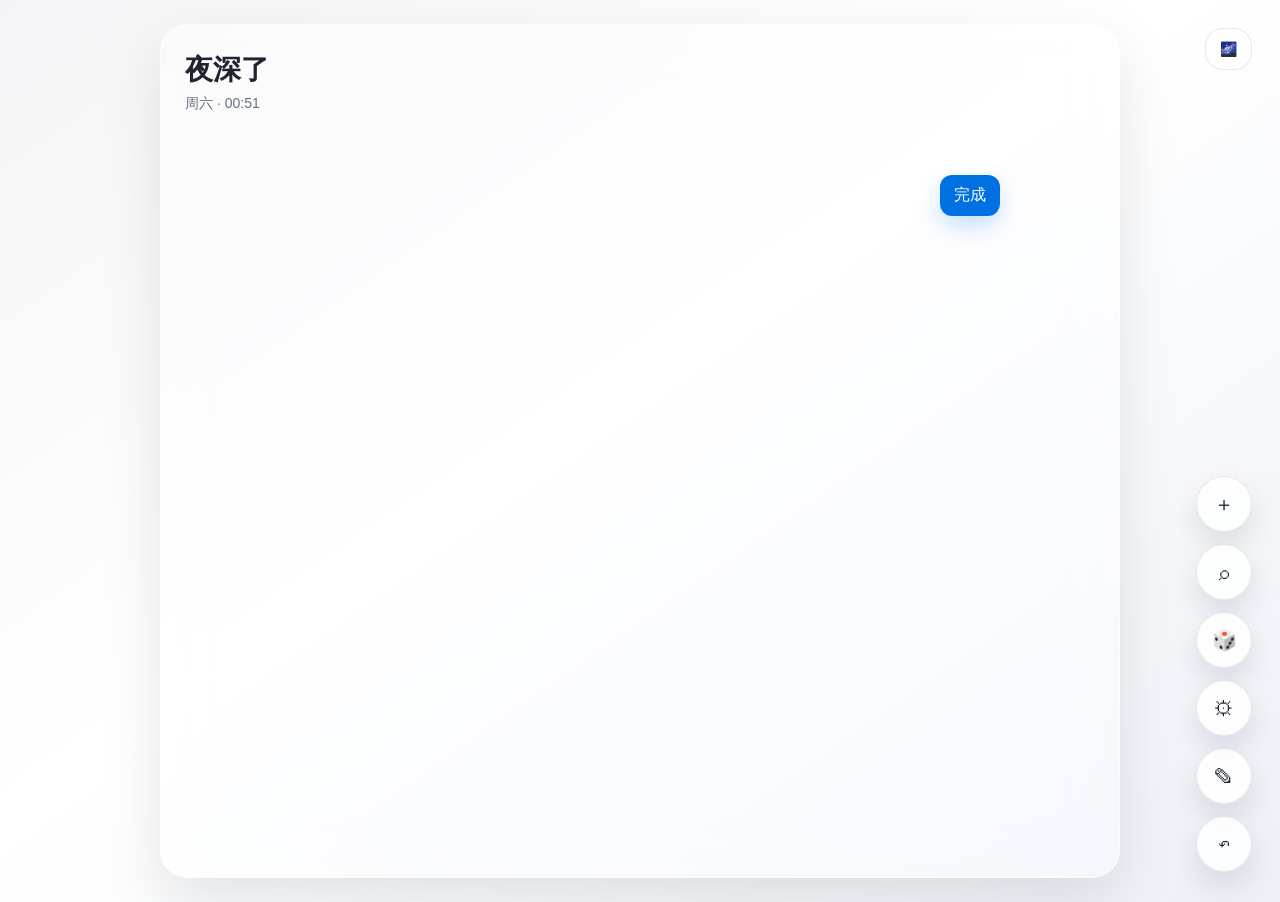
<file: empty-box/index.html>
<!DOCTYPE html>
<html lang="zh-CN">
<head>
    <meta charset="UTF-8" />
    <meta name="viewport" content="width=device-width, initial-scale=1.0, maximum-scale=1.0, user-scalable=no" />
    <title>Empty Box Demo</title>
    <link rel="stylesheet" href="css/empty-box.css" />
</head>
<body>
    <div class="app">
        <div class="shell">
            <main class="content">
                <header class="topbar">
                    <div class="time-block">
                        <h2 id="greeting">现在</h2>
                        <p id="timeText"></p>
                        <p class="quote-strip" id="quoteStrip"></p>
                    </div>
                </header>

                <section id="view-home">
                    <div class="now-card">
                        <div class="now-task">
                            <div class="now-row">
                                <h3 id="nowTaskText"></h3>
                                <div class="now-actions-inline">
                                    <button class="btn primary btn-small" id="completeNowBtn">完成</button>
                                </div>
                            </div>
                        </div>
                    </div>
                </section>

                <section class="star-panel" id="starPanel">
                    <div class="star-head">
                        <h3>Star</h3>
                    </div>
                    <div class="star-list" id="starList"></div>
                </section>

                <section class="daily-panel" id="dailyPanel">
                    <div class="daily-head">
                        <h3>Daily</h3>
                    </div>
                    <div class="daily-list" id="dailyList"></div>
                </section>

                <section class="pinned-panel" id="pinnedPanel">
                    <div class="pinned-head">
                        <h3 id="pinnedTitle"></h3>
                    </div>
                    <div class="pinned-list" id="pinnedList"></div>
                </section>

                <div class="overlay" id="searchOverlay">
                    <div class="overlay-card">
                        <div class="overlay-head">
                            <h3 class="overlay-title">搜索</h3>
                            <button class="close-btn" data-close="searchOverlay">×</button>
                        </div>
                        <input class="search-input" id="searchInput" placeholder="搜索 item…" />
                        <div class="candidate-list" id="searchResults"></div>
                    </div>
                </div>

                <div class="overlay" id="addOverlay">
                    <div class="overlay-card">
                        <div class="overlay-head">
                            <h3 class="overlay-title">添加</h3>
                            <button class="close-btn" data-close="addOverlay">×</button>
                        </div>
                        <textarea class="search-input task-input" id="addInput" placeholder="输入 item…"></textarea>
                        <div class="task-wording-input-hint is-hidden" id="addInputWordingHint"></div>
                        <div class="actions">
                            <button class="btn secondary" id="rewriteAddInputBtn">AI</button>
                            <button class="btn primary" id="confirmAddBtn">添加到 Inbox</button>
                        </div>
                    </div>
                </div>

                <div class="overlay" id="tabOverlay">
                    <div class="overlay-card">
                        <div class="overlay-head">
                            <h3 class="overlay-title" id="tabDialogTitle">Tab</h3>
                            <button class="close-btn" data-close="tabOverlay">×</button>
                        </div>
                        <input class="search-input" id="tabDialogInput" placeholder="Tab 名称…" />
                        <div class="tab-dialog-message" id="tabDialogMessage"></div>
                        <div class="actions">
                            <button class="btn primary" id="tabDialogSaveBtn">确定</button>
                            <button class="btn secondary" id="tabDialogPinBtn">Pin 到首页</button>
                            <button class="btn secondary danger" id="tabDialogDeleteBtn">删除</button>
                            <button class="btn secondary" id="tabDialogCancelBtn">取消</button>
                        </div>
                    </div>
                </div>

                <div class="overlay" id="moveTaskOverlay">
                    <div class="overlay-card">
                        <div class="overlay-head">
                            <h3 class="overlay-title" id="moveTaskTitle">移动到 Tab</h3>
                            <button class="close-btn" data-close="moveTaskOverlay">×</button>
                        </div>
                        <div class="move-task-list" id="moveTaskList"></div>
                        <div class="actions">
                            <button class="btn secondary" id="moveTaskCancelBtn">取消</button>
                        </div>
                    </div>
                </div>

                <div class="overlay" id="blindboxOverlay">
                    <div class="overlay-card">
                        <div class="overlay-head">
                            <h3 class="overlay-title">盲盒</h3>
                            <button class="close-btn" data-close="blindboxOverlay">×</button>
                        </div>
                        <div class="blindbox-task">
                            <p id="blindboxTaskText">没有 item</p>
                        </div>
                        <div class="actions" id="blindboxActions">
                            <button class="btn primary" id="acceptBlindboxBtn">设为当前</button>
                            <button class="btn secondary" id="rerollBlindboxBtn">换一个</button>
                        </div>
                    </div>
                </div>

                <div class="overlay" id="reflectionOverlay">
                    <div class="overlay-card">
                        <div class="overlay-head">
                            <h3 class="overlay-title">反思</h3>
                            <button class="close-btn" data-close="reflectionOverlay">×</button>
                        </div>
                        <div class="reflection-empty" id="reflectionCountText"></div>
                        <div class="reflection-completed" id="reflectionCompletedList"></div>
                        <textarea class="reflection-textarea" id="reflectionTextarea" placeholder="一句记录…"></textarea>
                    </div>
                </div>

                <div class="overlay" id="settingsOverlay">
                    <div class="overlay-card">
                        <div class="overlay-head">
                            <h3 class="overlay-title">设置</h3>
                            <button class="close-btn" data-close="settingsOverlay">×</button>
                        </div>
                        <div class="settings-panel">
                            <div class="settings-row">
                                <div class="settings-label">Space</div>
                                <select class="settings-select" id="spaceSelect"></select>
                                <div class="settings-status space-summary" id="spaceStatus"></div>
                                <div class="settings-inline">
                                    <button class="btn secondary" id="newLocalSpaceBtn">本地 Space</button>
                                    <button class="btn secondary" id="newCloudSpaceBtn">云端 Space</button>
                                    <button class="btn secondary" id="renameSpaceBtn">重命名</button>
                                    <button class="btn secondary" id="refreshCloudSpacesBtn">刷新云端</button>
                                    <button class="btn secondary danger" id="deleteSpaceBtn">删除当前</button>
                                </div>
                            </div>
                            <div class="settings-row">
                                <div class="settings-label">迁移内容</div>
                                <div class="space-transfer-grid">
                                    <select class="settings-select" id="migrateSourceSpaceSelect"></select>
                                    <select class="settings-select" id="migrateTargetSpaceSelect"></select>
                                </div>
                                <div class="settings-inline">
                                    <button class="btn primary" id="transferSpaceContentBtn">迁移内容</button>
                                </div>
                                <div class="settings-status" id="spaceTransferStatus"></div>
                            </div>
                            <div class="settings-row">
                                <div class="settings-label">备份</div>
                                <div class="settings-inline">
                                    <button class="btn primary" id="exportJsonBtn">导出 JSON</button>
                                    <label class="btn secondary" for="importJsonInput"
                                        style="display:inline-flex;align-items:center;">导入 JSON</label>
                                    <input id="importJsonInput" type="file" accept="application/json" style="display:none;" />
                                </div>
                            </div>
                            <div class="settings-row">
                                <div class="settings-label">AI</div>
                                <input class="settings-input" id="aiApiKeyInput" type="password" placeholder="DeepSeek API Key" autocomplete="off" />
                                <input class="settings-input" id="aiModelInput" placeholder="模型，例如 deepseek-chat" />
                                <div class="settings-inline">
                                    <button class="btn secondary" id="saveAiSettingsBtn">保存 Key</button>
                                    <button class="btn secondary" id="clearAiSettingsBtn">清除 Key</button>
                                    <button class="btn secondary" id="copyAiTasksPromptBtn">复制整理输入</button>
                                    <button class="btn primary" id="organizeTasksWithAiBtn">AI 归类重建</button>
                                </div>
                                <div class="settings-status" id="aiSettingsStatus"></div>
                            </div>
                        </div>
                    </div>
                </div>

                <div class="overlay" id="spaceNameOverlay">
                    <div class="overlay-card">
                        <div class="overlay-head">
                            <h3 class="overlay-title" id="spaceNameTitle">新建 Space</h3>
                            <button class="close-btn" data-close="spaceNameOverlay">×</button>
                        </div>
                        <input class="search-input" id="spaceNameInput" placeholder="Space 名称…" />
                        <div class="settings-status" id="spaceNameMessage"></div>
                        <div class="actions">
                            <button class="btn primary" id="spaceNameConfirmBtn">创建</button>
                            <button class="btn secondary" id="spaceNameCancelBtn">取消</button>
                        </div>
                    </div>
                </div>

                <div class="overlay" id="confirmOverlay">
                    <div class="overlay-card confirm-card">
                        <div class="overlay-head">
                            <h3 class="overlay-title" id="confirmTitle">确认</h3>
                            <button class="close-btn" data-close="confirmOverlay">×</button>
                        </div>
                        <div class="confirm-message" id="confirmMessage"></div>
                        <div class="actions">
                            <button class="btn primary" id="confirmAcceptBtn">确定</button>
                            <button class="btn secondary" id="confirmCancelBtn">取消</button>
                        </div>
                    </div>
                </div>
            </main>
        </div>
        <div class="overlay item-manager-overlay" id="itemManagerOverlay">
            <div class="overlay-card">
                <div class="overlay-head">
                    <h3 class="overlay-title">管理 items</h3>
                    <button class="close-btn" data-close="itemManagerOverlay">×</button>
                </div>
                <div class="item-tabs" id="itemTabsBar"></div>
                <div class="item-manager-list" id="itemManagerList"></div>
            </div>
        </div>
        <div class="fab-group">
            <button class="fab" id="addFab" title="添加">＋</button>
            <button class="fab" id="searchFab" title="搜索">⌕</button>
            <button class="fab" id="blindboxFab" title="盲盒">🎲</button>
            <button class="fab" id="settingsFab" title="设置">⚙</button>
            <button class="fab" id="reflectionFab" title="反思">✎</button>
            <button class="fab" id="undoFab" title="撤销">↶</button>
        </div>
        <div class="ambient-hint" id="ambientHint">💧</div>
    </div>
    <script src="js/empty-box-state.js"></script>
    <script src="js/empty-box-storage.js"></script>
    <script src="js/empty-box-dialogs.js"></script>
    <script src="js/empty-box-task-model.js"></script>
    <script src="js/empty-box-ai.js"></script>
    <script src="js/empty-box-settings.js"></script>
    <script src="js/empty-box-task-wording.js"></script>
    <script src="js/empty-box-task-actions.js"></script>
    <script src="js/empty-box-home-lists.js"></script>
    <script src="js/empty-box-item-tabs.js"></script>
    <script src="js/empty-box-item-manager.js"></script>
    <script src="js/empty-box.js"></script>
</body>
</html>
</file>
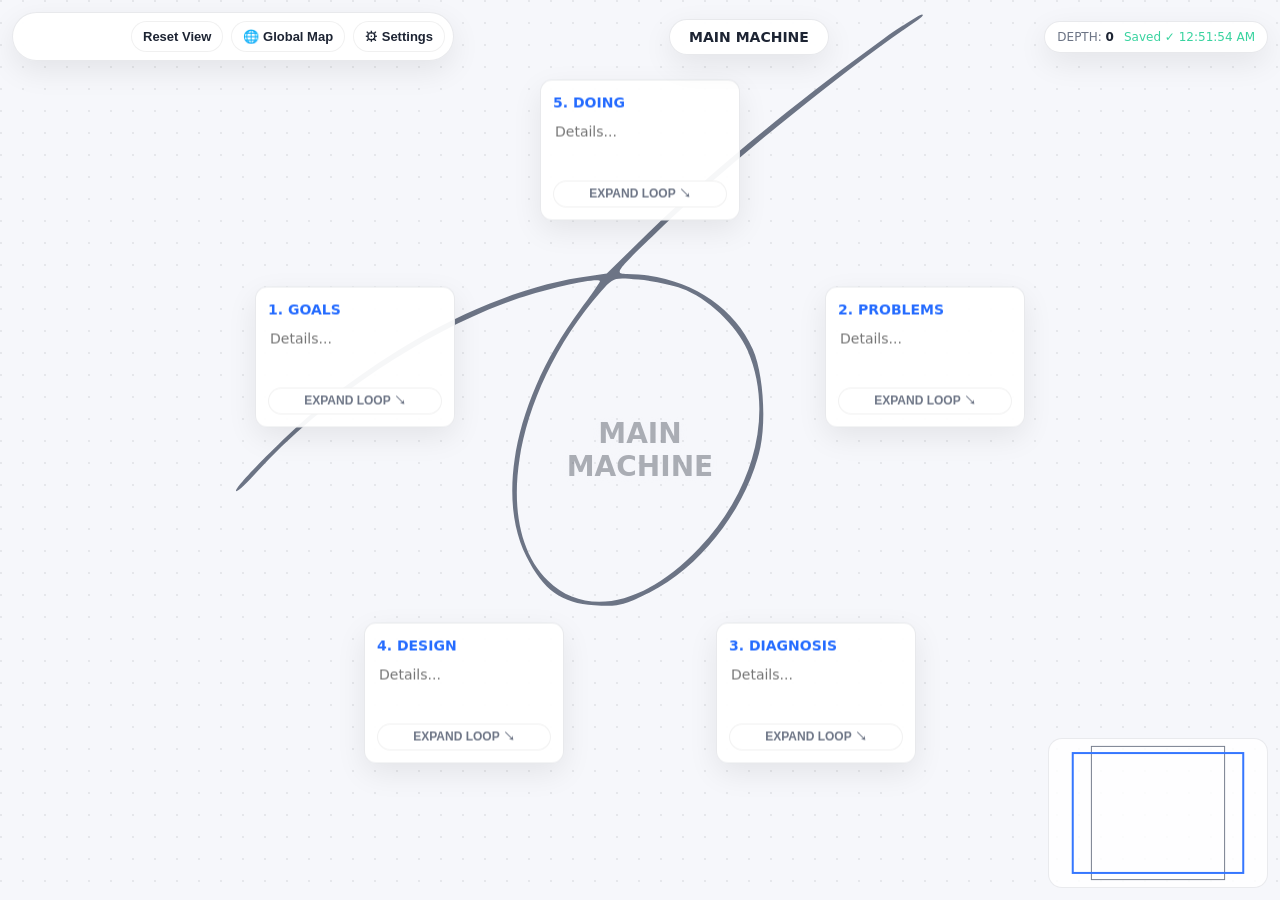
<file: five-processes/index.html>
<!DOCTYPE html>
<html lang="zh-CN">

<head>
    <meta charset="UTF-8" />
    <meta name="viewport" content="width=device-width, initial-scale=1.0" />
    <title>Loop Machine</title>
    <link rel="stylesheet" href="css/five-processes.css" />
</head>

<body>

    <div class="nav-header">
        <div class="controls">
            <button id="backBtn" onclick="goBack()">← Zoom Out</button>
            <button onclick="resetView()">Reset View</button>
            <button onclick="showGlobalMap()">🌐 Global Map</button>
            <button id="settingsBtn">⚙ Settings</button>
            <input type="file" id="importInput" accept=".json" style="display:none">
        </div>

        <div id="current-title" class="current-title">MAIN MACHINE</div>

        <div class="status-wrap">
            <div class="depth-indicator">
                DEPTH: <span id="level-idx">0</span>
            </div>
            <div id="saveIndicator" class="save-indicator">Not saved yet</div>
        </div>
    </div>

    <div id="viewport">
        <div id="world"></div>
    </div>

    <canvas id="minimap"></canvas>
    <div id="toast" class="toast"></div>

    <div class="modal-backdrop" id="settingsBackdrop">
        <div class="modal">
            <div class="modal-head">
                <h2>Settings</h2>
                <button id="closeSettingsBtn" class="modal-close" aria-label="Close settings">×</button>
            </div>
            <label for="spaceSelect">Space</label>
            <select id="spaceSelect"></select>
            <div class="modal-row space-action-row">
                <button id="newLocalSpaceBtn">New Local</button>
                <button id="newCloudSpaceBtn">New Cloud</button>
                <button id="renameSpaceBtn">Rename</button>
                <button id="refreshCloudSpacesBtn">Refresh</button>
                <button id="deleteSpaceBtn" class="danger">Delete</button>
            </div>

            <label for="contentSelect">Content</label>
            <select id="contentSelect"></select>
            <div class="modal-row">
                <button id="newContentBtn">New Content</button>
                <button id="renameContentBtn">Rename Content</button>
                <button id="duplicateContentBtn">Duplicate</button>
                <button id="deleteContentBtn" class="danger">Delete Content</button>
            </div>

            <label>Migrate</label>
            <div class="settings-grid">
                <select id="migrateSourceSelect" aria-label="Migration source"></select>
                <select id="migrateTargetSelect" aria-label="Migration target"></select>
            </div>
            <div class="modal-row">
                <button id="migrateContentBtn">Migrate Space Copy</button>
            </div>

            <label>Import / Export</label>
            <div class="modal-row">
                <button id="exportMDBtn">Export MD</button>
                <button id="exportJSONSettingsBtn">Export JSON</button>
                <button id="importJSONBtn">Import JSON</button>
            </div>

            <label>Maintenance</label>
            <div class="modal-row">
                <button id="clearCanvasBtn">New / Clear</button>
                <button id="clearCacheBtn" class="danger">Clear Legacy Cache</button>
            </div>
            <div class="modal-note" id="settingsStatus">Local-first storage is active.</div>
        </div>
    </div>

    <div class="modal-backdrop" id="nameBackdrop">
        <div class="modal">
            <h2 id="nameDialogTitle">Name</h2>
            <label for="nameInput">Name</label>
            <input id="nameInput" type="text" maxlength="100">
            <div class="modal-row">
                <button id="nameSaveBtn">Save</button>
                <button id="nameCancelBtn">Cancel</button>
            </div>
            <div class="modal-note" id="nameMessage"></div>
        </div>
    </div>
    <script src="js/five-processes.js"></script>
</body>

</html>
</file>
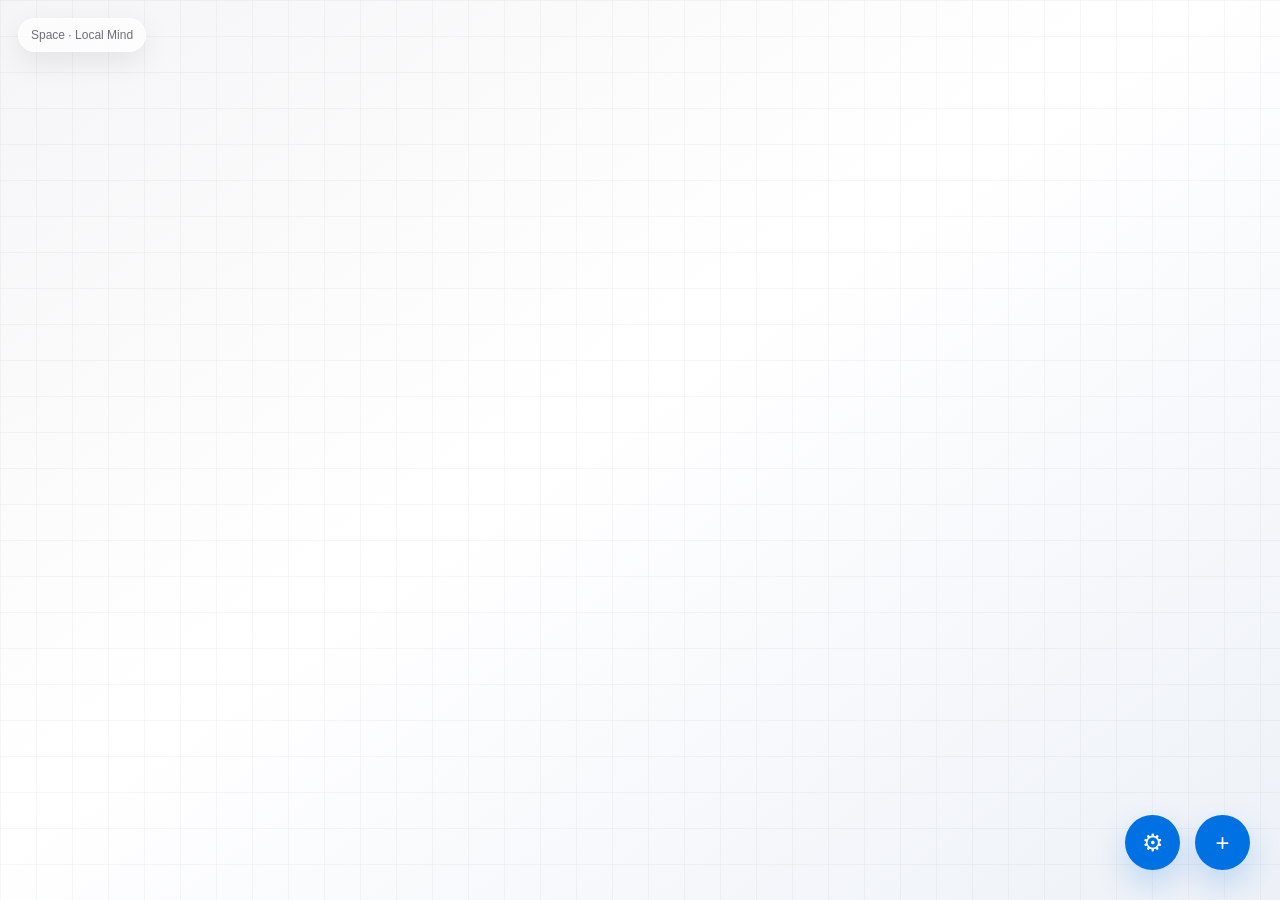
<file: mind-jump/index.html>
<!DOCTYPE html>
<html lang="zh">

<head>
    <meta charset="UTF-8">
    <meta name="viewport" content="width=device-width, initial-scale=1.0, maximum-scale=1.0, user-scalable=no">
    <title>思维跃迁 Pro</title>
    <link rel="stylesheet" href="css/mind-jump.css">
</head>

<body>
    <div id="viewport">
        <div id="content"></div>
    </div>

    <div class="space-pill" id="currentSpaceName"></div>

    <div class="controls">
        <button class="btn btn-settings" id="settingsBtn" title="设置">⚙</button>
        <button class="btn btn-add" id="addBtn" title="Ctrl + /">+</button>
    </div>

    <div class="overlay" id="nodeOverlay">
        <div class="modal">
            <h4>新增思维点</h4>
            <input type="text" id="nodeInput" placeholder="输入内容...">
            <div class="dialog-actions">
                <button class="primary-action" id="confirmNodeBtn">确认</button>
                <button id="cancelNodeBtn">取消</button>
            </div>
        </div>
    </div>

    <div class="overlay" id="settingsOverlay">
        <div class="modal settings-modal">
            <div class="modal-head">
                <h4>Settings</h4>
                <button class="modal-close" id="closeSettingsBtn" aria-label="Close settings">×</button>
            </div>

            <label for="spaceSelect">Space</label>
            <div class="select-shell">
                <select class="space-select" id="spaceSelect" aria-label="Mind Jump Space"></select>
            </div>
            <div class="status-line" id="spaceStatus"></div>

            <div class="space-action-row">
                <button id="newLocalSpaceBtn">New Local</button>
                <button id="newCloudSpaceBtn">New Cloud</button>
                <button id="renameSpaceBtn">Rename</button>
                <button id="refreshCloudSpacesBtn">Refresh Cloud</button>
                <button class="danger-action" id="deleteSpaceBtn">Delete Space</button>
            </div>

            <label>Migrate</label>
            <div class="settings-grid">
                <div class="select-shell compact">
                    <select class="space-select" id="migrationSourceSelect" aria-label="Migration source"></select>
                </div>
                <div class="select-shell compact">
                    <select class="space-select" id="migrationTargetSelect" aria-label="Migration target"></select>
                </div>
            </div>
            <button id="migrateSpaceBtn">Migrate</button>

            <label>Danger Zone</label>
            <button class="danger-action danger-full" id="clearBtn">Clear Current Space</button>
        </div>
    </div>

    <div class="overlay" id="spaceNameOverlay">
        <div class="modal">
            <h4 id="spaceNameTitle">New Space</h4>
            <input type="text" id="spaceNameInput" maxlength="80" placeholder="Space name...">
            <div class="status-line" id="spaceNameMessage"></div>
            <div class="dialog-actions">
                <button class="primary-action" id="spaceNameSaveBtn">Create</button>
                <button id="spaceNameCancelBtn">Close</button>
            </div>
        </div>
    </div>

    <script src="js/mind-jump.js"></script>
</body>

</html>
</file>
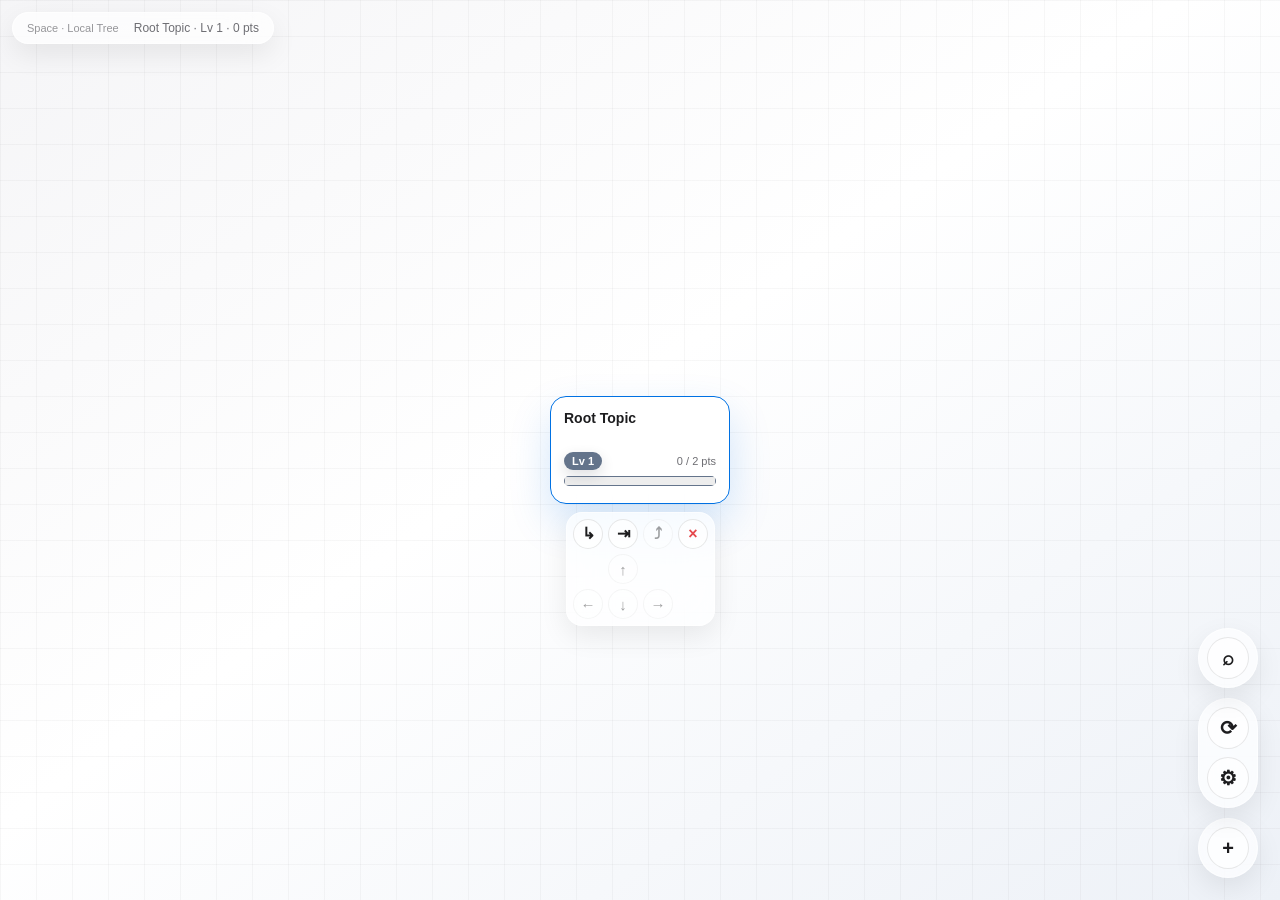
<file: tree-map/index.html>
<!DOCTYPE html>
<html lang="en">

<head>
    <meta charset="UTF-8" />
    <meta name="viewport" content="width=device-width, initial-scale=1.0, maximum-scale=1.0, user-scalable=no" />
    <title>Learning Roadmap Tree</title>
    <link rel="stylesheet" href="css/tree-map.css" />
</head>

<body>
    <div id="app">
        <div class="status-strip">
            <div class="space-name" id="currentSpaceName"></div>
            <div class="status" id="statusText">No selection</div>
        </div>

        <div class="toolbar">
            <div class="group node-action-group">
                <button id="addRootBtn" title="Add Root" aria-label="Add Root" data-icon="+">Add Root</button>
            </div>
            <div class="group view-action-group">
                <button id="resetViewBtn" title="Reset View" aria-label="Reset View" data-icon="⟳">Reset View</button>
                <button id="settingsBtn" title="Settings" aria-label="Settings" data-icon="⚙">Settings</button>
            </div>
            <div class="group search-group collapsed" role="search">
                <button id="nodeSearchToggleBtn" class="search-toggle-btn" type="button" aria-label="Search nodes"
                    aria-expanded="false" data-icon="⌕">Search</button>
                <input id="nodeSearchInput" class="node-search-input" type="search" placeholder="Search"
                    aria-label="Search nodes" autocomplete="off" />
                <button id="nodeSearchPrevBtn" class="search-step-btn" aria-label="Previous search result">‹</button>
                <button id="nodeSearchNextBtn" class="search-step-btn" aria-label="Next search result">›</button>
                <div class="search-status" id="nodeSearchStatus"></div>
            </div>
        </div>

        <div id="nodeQuickActions" class="node-quick-actions hidden" aria-label="Selected node actions">
            <div class="quick-action-row">
                <button type="button" data-node-action="add-child" title="Add Child" aria-label="Add Child">↳</button>
                <button type="button" data-node-action="add-sibling" title="Add Sibling" aria-label="Add Sibling">⇥</button>
                <button type="button" data-node-action="make-root" title="Make Root" aria-label="Make Root">⤴</button>
                <button type="button" class="danger" data-node-action="delete" title="Delete" aria-label="Delete">×</button>
            </div>
            <div class="quick-nav-grid" aria-label="Move selection">
                <button type="button" class="nav-up" data-node-action="move-up" title="Move Up" aria-label="Move Up">↑</button>
                <button type="button" class="nav-left" data-node-action="move-left" title="Move Left" aria-label="Move Left">←</button>
                <button type="button" class="nav-down" data-node-action="move-down" title="Move Down" aria-label="Move Down">↓</button>
                <button type="button" class="nav-right" data-node-action="move-right" title="Move Right" aria-label="Move Right">→</button>
            </div>
        </div>

        <div id="viewport">
            <div id="scene">
                <svg id="edges"></svg>
                <div id="nodesLayer"></div>
            </div>
        </div>

        <div class="modal-backdrop" id="editorBackdrop">
            <form class="modal" id="editorForm">
                <h3>Edit Node</h3>
                <label for="titleInput">Title</label>
                <input id="titleInput" type="text" maxlength="120" enterkeyhint="done" autocomplete="off" />
                <div class="impact-panel" id="parentImpactPanel" hidden>
                    <label>Parent impact</label>
                    <div class="impact-toggle" role="group" aria-label="Parent impact">
                        <button type="button" class="impact-btn" data-impact="benefit">助益</button>
                        <button type="button" class="impact-btn" data-impact="harm">损害</button>
                    </div>
                </div>
                <div class="row">
                    <button id="plusCountBtn" type="button">+1 count</button>
                    <button id="plusTimeBtn" type="button">+20 minutes</button>
                    <button id="toggleStatsBtn" type="button" aria-expanded="false" aria-controls="editorStats">Stats</button>
                </div>
                <div class="stats" id="editorStats" hidden></div>
                <div class="row">
                    <button id="saveNodeBtn" class="primary" type="submit">Save</button>
                    <button id="cancelNodeBtn" type="button">Close</button>
                </div>
            </form>
        </div>

        <div class="modal-backdrop" id="exportBackdrop">
            <div class="modal">
                <h3>Export / Import JSON</h3>
                <textarea id="importExportArea" spellcheck="false"></textarea>
                <div class="row">
                    <button id="copyJsonBtn" class="primary">Copy JSON</button>
                    <button id="downloadJsonBtn" class="primary">Download JSON File</button>
                    <button id="loadJsonBtn">Load JSON</button>
                    <button id="closeExportBtn">Close</button>
                </div>
            </div>
        </div>

        <div class="modal-backdrop" id="settingsBackdrop">
            <div class="modal">
                <div class="modal-head">
                    <h3>Settings</h3>
                    <button id="closeSettingsBtn" class="modal-close" aria-label="Close settings">×</button>
                </div>
                <div class="settings-panel">
                    <div class="settings-row">
                        <label class="settings-label" for="spaceSelect">Space</label>
                        <select class="space-select" id="spaceSelect" aria-label="Tree Map Space"></select>
                        <div class="settings-status space-summary" id="spaceStatus"></div>
                        <div class="settings-inline space-action-row">
                            <button id="newLocalSpaceBtn">New Local</button>
                            <button id="newCloudSpaceBtn">New Cloud</button>
                            <button id="renameSpaceBtn">Rename</button>
                            <button id="refreshCloudSpacesBtn">Refresh Cloud</button>
                            <button id="deleteSpaceBtn" class="danger">Delete Space</button>
                        </div>
                    </div>
                    <div class="settings-row">
                        <div class="settings-label">Migrate</div>
                        <div class="settings-grid">
                            <select class="space-select" id="migrationSourceSelect"
                                aria-label="Migration source"></select>
                            <select class="space-select" id="migrationTargetSelect"
                                aria-label="Migration target"></select>
                        </div>
                        <div class="settings-inline">
                            <button id="migrateSpaceBtn">Migrate</button>
                        </div>
                    </div>
                    <div class="settings-row">
                        <div class="settings-label">Import / Export</div>
                        <div class="settings-inline">
                            <button id="exportBtn">Export JSON</button>
                            <label class="file-label">Import JSON<input id="importInput" type="file"
                                    accept="application/json" /></label>
                        </div>
                    </div>
                </div>
            </div>
        </div>

        <div class="modal-backdrop" id="spaceNameBackdrop">
            <div class="modal">
                <h3 id="spaceNameTitle">New Space</h3>
                <label for="spaceNameInput">Name</label>
                <input id="spaceNameInput" type="text" maxlength="80" />
                <div class="stats" id="spaceNameMessage"></div>
                <div class="row">
                    <button id="spaceNameSaveBtn" class="primary">Create</button>
                    <button id="spaceNameCancelBtn">Close</button>
                </div>
            </div>
        </div>
    </div>
    <script src="js/tree-map.js"></script>
</body>

</html>
</file>
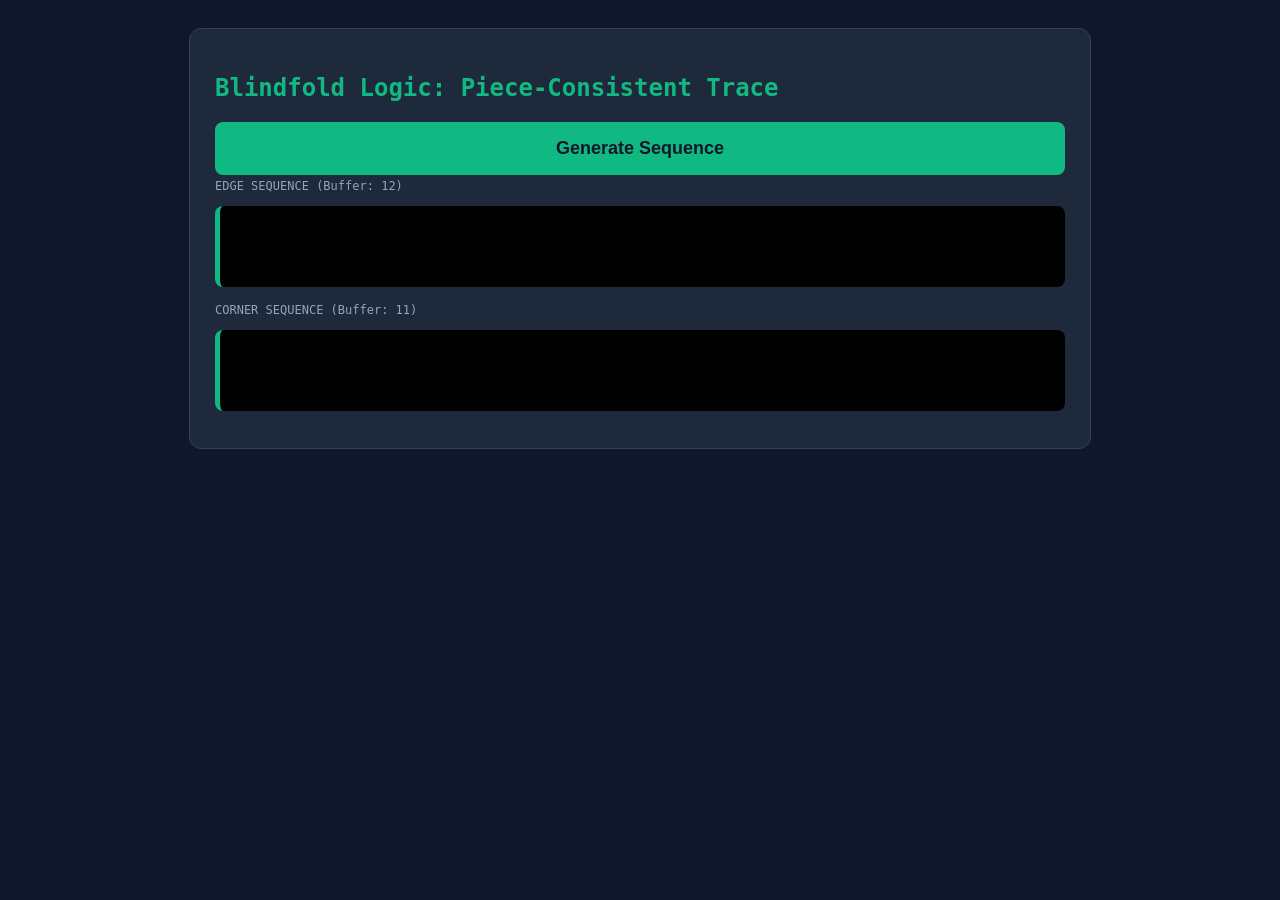
<file: Rubiks_cube_generator.html>
<!DOCTYPE html>
<html lang="en">
<head>
    <meta charset="UTF-8">
    <title>Rubik's Blindfold Generator</title>
    <style>
        body { font-family: 'Consolas', monospace; background: #0f172a; color: #10b981; padding: 20px; }
        .container { max-width: 850px; margin: 0 auto; background: #1e293b; padding: 25px; border-radius: 12px; border: 1px solid #334155; }
        .box { background: #000; padding: 18px; border-radius: 8px; font-size: 24px; color: #fff; margin: 12px 0; border-left: 5px solid #10b981; word-spacing: 15px; min-height: 45px; }
        .twist { text-decoration: underline; color: #fbbf24; font-weight: bold; }
        .marker { color: #ef4444; font-weight: bold; padding: 0 10px; }
        button { width: 100%; padding: 16px; background: #10b981; color: #0f172a; border: none; border-radius: 8px; font-weight: bold; cursor: pointer; font-size: 18px; }
    </style>
</head>
<body>

<div class="container">
    <h2>Blindfold Logic: Piece-Consistent Trace</h2>
    <button onclick="run()">Generate Sequence</button>

    <span style="font-size:12px; color:#94a3b8;">EDGE SEQUENCE (Buffer: 12)</span>
    <div id="edgeSeq" class="box"></div>

    <span style="font-size:12px; color:#94a3b8;">CORNER SEQUENCE (Buffer: 11)</span>
    <div id="cornerSeq" class="box"></div>
</div>

<script>
// Using the provided 100% accurate mapping
const EDGE_PIECES = [[12, 31], [11, 25], [13, 21], [14, 35], [17, 27], [16, 33], [15, 23], [18, 37], [22, 34], [24, 36], [28, 32], [26, 38]];
const CORNER_PIECES = [[11, 35, 26], [12, 25, 32], [13, 31, 22], [14, 21, 36], [15, 37, 24], [16, 23, 34], [17, 33, 28], [18, 27, 38]];

function run() {
    // Generate the sequences for edges and corners
    document.getElementById('edgeSeq').innerHTML = solveProcess(EDGE_PIECES, 12, 2);
    document.getElementById('cornerSeq').innerHTML = solveProcess(CORNER_PIECES, 11, 3);
}

function solveProcess(pieceMap, bufferVal, sides) {
    const n = pieceMap.length;
    const bIdx = pieceMap.findIndex(p => p.includes(bufferVal));
    
    // --- 1. Shuffle Phase (Piece permutations) ---
    let slots = [...Array(n).keys()].sort(() => Math.random() - 0.5); // Randomly shuffle pieces
    let oris = Array.from({length: n}, () => Math.floor(Math.random() * sides)); // Random orientations
    let sumOri = oris.reduce((a, b) => a + b, 0);
    oris[n-1] = (oris[n-1] + (sides - (sumOri % sides))) % sides; // Ensure orientation conservation

    // --- 2. Parsing Phase ---
    let seq = [];
    let twistRes = [];
    let solved = new Array(n).fill(false);

    // Pre-scan for already solved (misoriented) pieces
    for (let i = 0; i < n; i++) {
        if (slots[i] === i) {
            if (oris[i] !== 0) {
                // Misoriented piece but in the correct slot
                twistRes.push(`<span class="twist">${pieceMap[i][oris[i]]}</span>`);
            }
            solved[i] = true; 
        }
    }

    // Mark the buffer as solved (starting point)
    solved[bIdx] = true;

    let safety = 0;
    while (solved.includes(false) && safety < 100) {
        safety++;

        let pInHand = slots[bIdx];
        let oInHand = oris[bIdx];

        if (pInHand === bIdx) {
            // Buffer piece back in place, need to swap ring
            let nextSlot = solved.findIndex((s, i) => !s);
            if (nextSlot === -1) break;

            seq.push('<span class="marker">|</span>'); // Separator for marker
            seq.push(pieceMap[nextSlot][0]); // Swap the ring, usually the main color
            [slots[bIdx], slots[nextSlot]] = [slots[nextSlot], slots[bIdx]];
            [oris[bIdx], oris[nextSlot]] = [oris[nextSlot], oris[bIdx]];

        } else {
            // Normal piece swap
            let targetSticker = pieceMap[pInHand][oInHand];
            seq.push(targetSticker);

            let targetSlot = pInHand;
            [slots[bIdx], slots[targetSlot]] = [slots[targetSlot], slots[bIdx]];
            [oris[bIdx], oris[targetSlot]] = [oris[targetSlot], oris[bIdx]];

            solved[targetSlot] = true; // This piece is solved now
        }
    }

    return (seq.join(" ") + " " + twistRes.join(" ")).trim() || "SOLVED";
}
</script>

</body>
</html>
</file>
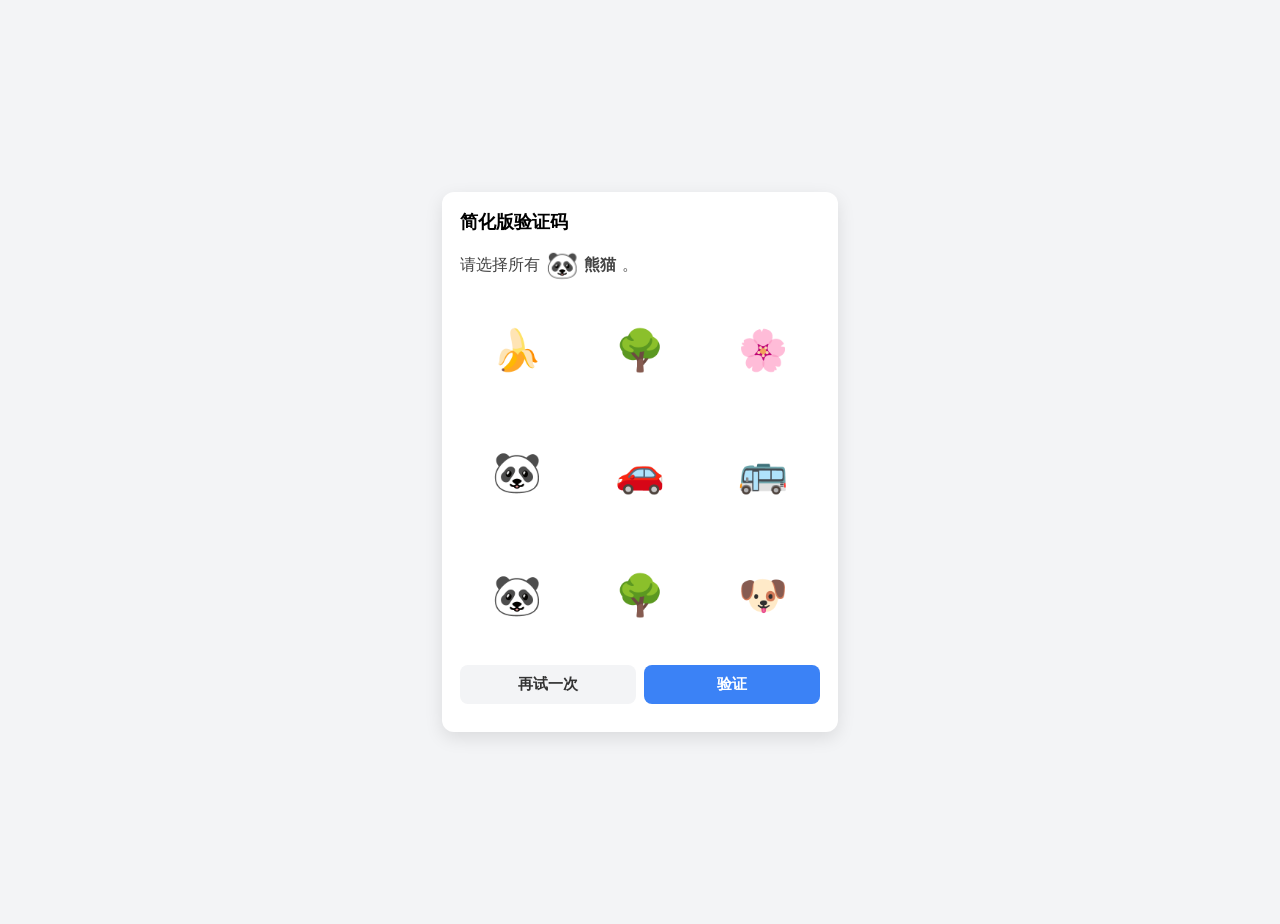
<file: simplified-image-captcha-demo.html>
<!doctype html>
<html lang="zh-CN">
<head>
  <meta charset="utf-8" />
  <meta name="viewport" content="width=device-width,initial-scale=1,maximum-scale=1,user-scalable=no" />
  <title>简化版图片选择验证码 Demo</title>
  <style>
    body {
      font-family: -apple-system, BlinkMacSystemFont, Roboto, Arial;
      display: flex;
      align-items: center;
      justify-content: center;
      min-height: 100vh;
      background: #f3f4f6;
      margin: 0;
      padding: 12px
    }

    .card {
      width: 100%;
      max-width: 360px;
      background: white;
      padding: 18px;
      border-radius: 12px;
      box-shadow: 0 6px 18px rgba(0, 0, 0, 0.1);
    }

    h1 {
      font-size: 18px;
      margin: 0 0 10px
    }

    .desc {
      font-size: 16px;
      color: #444;
      margin-bottom: 12px;
      display: flex;
      align-items: center;
      gap: 6px;
      flex-wrap: wrap
    }

    #targetIcon {
      font-size: 26px
    }

    /* 放大的目标 emoji */
    .grid {
      display: grid;
      grid-template-columns: repeat(3, 1fr);
      gap: 8px;
      margin-bottom: 12px
    }

    .tile {
      aspect-ratio: 1/1;
      font-size: 40px;
      display: flex;
      align-items: center;
      justify-content: center;
      border-radius: 8px;
      cursor: pointer;
      transition: .15s;
      border: 2px solid transparent;
      user-select: none
    }

    .tile:active {
      transform: scale(0.95)
    }

    .tile:hover {
      background: #f9fafb
    }

    .tile.selected {
      border: 2px solid #3b82f6;
      background: #eff6ff
    }

    .controls {
      display: flex;
      gap: 8px
    }

    button {
      flex: 1;
      padding: 10px;
      border-radius: 8px;
      border: 0;
      cursor: pointer;
      font-weight: 600;
      font-size: 15px
    }

    button.primary {
      background: #3b82f6;
      color: white
    }

    button.ghost {
      background: #f3f4f6;
      color: #333
    }

    .status {
      margin-top: 10px;
      font-weight: 600
    }
  </style>
</head>
<body>
  <div class="card">
    <h1>简化版验证码</h1>
    <p class="desc">请选择所有 <span id="targetIcon"></span><strong id="targetLabel"></strong>。</p>

    <div class="grid" id="grid"></div>

    <div class="controls">
      <button class="ghost" id="resetBtn">再试一次</button>
      <button class="primary" id="verifyBtn">验证</button>

    </div>

    <div class="status" id="status"></div>
    <div class="status" id="timeStatus"></div>
    <div class="status" id="stats"></div>
  </div>

  <script>
    (function () {
      const gridEl = document.getElementById('grid');
      const statusEl = document.getElementById('status');
      const timeStatus = document.getElementById('timeStatus');
      const statsEl = document.getElementById('stats');
      const verifyBtn = document.getElementById('verifyBtn');
      const resetBtn = document.getElementById('resetBtn');
      const targetLabel = document.getElementById('targetLabel');
      const targetIconEl = document.getElementById('targetIcon');

      const ICONS = [
        { icon: '🚲', label: '自行车' },
        { icon: '✈️', label: '飞机' },
        { icon: '🚗', label: '汽车' },
        { icon: '🚌', label: '公交车' },
        { icon: '🚕', label: '出租车' },
        { icon: '🚤', label: '小船' },
        { icon: '🚂', label: '火车' },
        { icon: '🐶', label: '小狗' },
        { icon: '🐱', label: '小猫' },
        { icon: '🐼', label: '熊猫' },
        { icon: '🍎', label: '苹果' },
        { icon: '🍌', label: '香蕉' },
        { icon: '🍇', label: '葡萄' },
        { icon: '🏠', label: '房子' },
        { icon: '🏢', label: '大楼' },
        { icon: '🌳', label: '树' },
        { icon: '🌸', label: '花' },
        { icon: '📚', label: '书籍' },
        { icon: '💻', label: '电脑' },
        { icon: '🚦', label: '红绿灯' }
      ];

      let target;
      let correctIds = new Set();
      let tiles = [];
      let startTime;

      // stats
      let times = [];
      let attempts = 0;
      let successes = 0;

      function shuffle(arr) { return arr.sort(() => Math.random() - 0.5); }

      function newChallenge() {
        gridEl.innerHTML = '';
        tiles = [];
        correctIds.clear();
        statusEl.textContent = '';
        timeStatus.textContent = '';
        statusEl.style.color = '';

        target = ICONS[Math.floor(Math.random() * ICONS.length)];
        targetIconEl.textContent = target.icon;
        targetLabel.textContent = target.label;

        let pool = [];
        pool.push(target.icon, target.icon);
        while (pool.length < 9) { pool.push(ICONS[Math.floor(Math.random() * ICONS.length)].icon); }
        pool = shuffle(pool);

        pool.forEach((icon, idx) => {
          const t = document.createElement('div');
          t.className = 'tile';
          t.textContent = icon;
          t.dataset.icon = icon;
          t.addEventListener('click', () => { t.classList.toggle('selected'); });
          gridEl.appendChild(t);
          tiles.push(t);
          if (icon === target.icon) correctIds.add(idx);
        });

        startTime = performance.now();
      }

      function verify() {
        const selected = new Set();
        tiles.forEach((t, i) => { if (t.classList.contains('selected')) selected.add(i); });
        const endTime = performance.now();
        const duration = ((endTime - startTime) / 1000).toFixed(2);
        timeStatus.textContent = `提交耗时: ${duration}s`;

        attempts++;

        if (selected.size === 0) {
          statusEl.textContent = '请至少选择一个格子。';
          statusEl.style.color = '#dc2626';
          return;
        }
        if (setEqual(selected, correctIds)) {
          statusEl.textContent = '验证成功 ✅';
          statusEl.style.color = '#16a34a';
          successes++;
          times.push(parseFloat(duration));
          updateStats();
        } else {
          statusEl.textContent = '验证失败，请重试。';
          statusEl.style.color = '#dc2626';
          times.push(parseFloat(duration));
          updateStats();
          setTimeout(newChallenge, 300);
        }
      }

      function updateStats() {
        if (times.length === 0) return;
        const avg = (times.reduce((a, b) => a + b, 0) / times.length).toFixed(2);
        const best = Math.min(...times).toFixed(2);
        const worst = Math.max(...times).toFixed(2);
        const successRate = ((successes / attempts) * 100).toFixed(1);
        statsEl.textContent = `平均耗时: ${avg}s | 最快: ${best}s | 最慢: ${worst}s | 成功率: ${successRate}%`;
      }

      function setEqual(a, b) {
        if (a.size !== b.size) return false;
        for (const x of a) { if (!b.has(x)) return false; }
        return true;
      }

      verifyBtn.addEventListener('click', verify);
      resetBtn.addEventListener('click', newChallenge);

      newChallenge();
    })();
  </script>
</body>
</html>
</file>
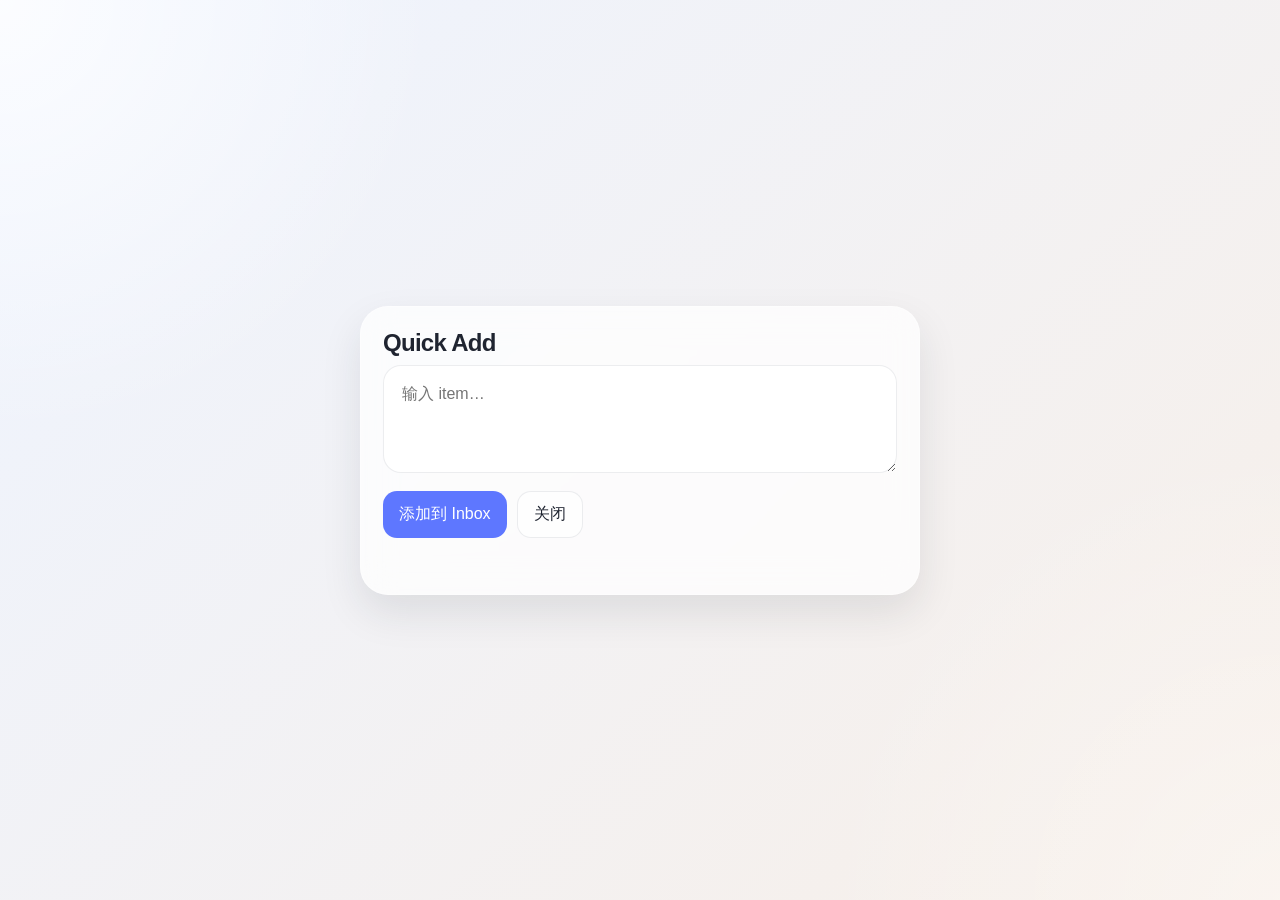
<file: empty-box/quick-add.html>
<!DOCTYPE html>
<html lang="zh-CN">
<head>
  <meta charset="UTF-8" />
  <meta name="viewport" content="width=device-width, initial-scale=1.0" />
  <title>Quick Add</title>
    <link rel="stylesheet" href="css/quick-add.css" />
</head>
<body>
  <div class="card">
    <h1>Quick Add</h1>

    <textarea
      id="taskInput"
      class="input"
      placeholder="输入 item…"
      autocomplete="off"
    ></textarea>

    <div class="actions">
      <button id="addBtn" class="btn primary">添加到 Inbox</button>
      <button id="closeBtn" class="btn secondary">关闭</button>
    </div>

    <div id="message" class="message"></div>
  </div>
    <script src="js/empty-box-state.js"></script>
    <script src="js/empty-box-storage.js"></script>
    <script src="js/quick-add.js"></script>
</body>
</html>
</file>
<file: empty-box/css/empty-box.css>
:root {
        --bg-1: #f5f5f7;
        --bg-2: #edf1f7;
        --text: #1f2430;
        --muted: #667085;
        --line: rgba(29, 29, 31, 0.10);
        --panel: rgba(255, 255, 255, 0.70);
        --modal-panel: rgba(255, 255, 255, 0.94);
        --modal-item: rgba(255, 255, 255, 0.78);
        --accent: #0071e3;
        --shadow: 0 22px 60px rgba(0, 0, 0, 0.10);
        --radius-xl: 24px;
        --max: 960px;
        --layer-controls: 20;
        --layer-overlay: 100;
        --layer-dialog: 120;
        --layer-priority: 140;
    }

    * {
        box-sizing: border-box;
    }

    html,
    body {
        min-height: 100%;
    }

    html {
        background: var(--bg-1);
    }

    body {
        margin: 0;
        min-height: 100%;
        font-family: -apple-system, BlinkMacSystemFont, "SF Pro Text", "PingFang SC", "Helvetica Neue", sans-serif;
        color: var(--text);
        background: linear-gradient(145deg, var(--bg-1) 0%, #ffffff 46%, var(--bg-2) 100%);
        transition: background 0.5s ease;
    }

    html:has(body.night) {
        background: #111827;
    }

    body.night {
        color: #eef2ff;
        background: linear-gradient(145deg, #111827 0%, #1f2937 48%, #273244 100%);
    }

    body.night::before {
        content: '';
        position: fixed;
        inset: 0;
        background: #111827;
        pointer-events: none;
        z-index: -1;
    }

    body.night .shell,
    body.night .ambient-hint,
    body.night .fab {
        background: rgba(24, 30, 46, 0.70);
        color: #eef2ff;
        border-color: rgba(255, 255, 255, 0.08);
    }

    body.night .overlay-card {
        background: rgba(24, 30, 46, 0.98);
        color: #eef2ff;
        border-color: rgba(255, 255, 255, 0.10);
    }

    body.night .star-item,
    body.night .pinned-item,
    body.night .daily-item {
        background: rgba(24, 30, 46, 0.50);
        border-color: rgba(255, 255, 255, 0.08);
        color: #eef2ff;
    }

    body.night .search-input,
    body.night .reflection-textarea,
    body.night .settings-select {
        background: rgba(255, 255, 255, 0.04);
        color: #eef2ff;
        border-color: rgba(255, 255, 255, 0.08);
    }

    body.night .overlay .candidate-item,
    body.night .overlay .blindbox-task,
    body.night .overlay .item-tab {
        background: rgba(31, 39, 58, 0.96);
        color: #eef2ff;
        border-color: rgba(255, 255, 255, 0.10);
    }

    body.night .candidate-more-btn,
    body.night .item-manager-list .candidate-actions,
    body.night .candidate-list .candidate-actions,
    body.night .star-list .candidate-actions,
    body.night .pinned-list .candidate-actions,
    body.night .daily-list .candidate-actions {
        background: rgba(31, 39, 58, 0.98);
        color: #eef2ff;
        border-color: rgba(255, 255, 255, 0.10);
    }

    body.night .item-tab.active {
        background: var(--accent);
        color: #fff;
    }

    body.night .time-block p,
    body.night .now-task h3.is-empty::before,
    body.night .tab-dialog-message,
    body.night .reflection-textarea::placeholder {
        color: #c6d0e7;
    }

    body.night .quote-strip {
        color: #d8e0f4;
    }

    .app {
        min-height: 100svh;
        padding: 24px;
        display: flex;
        justify-content: center;
        align-items: stretch;
    }

    .shell {
        width: 100%;
        max-width: var(--max);
        background: rgba(255, 255, 255, 0.38);
        backdrop-filter: saturate(180%) blur(22px);
        -webkit-backdrop-filter: saturate(180%) blur(22px);
        border: 1px solid rgba(255, 255, 255, 0.58);
        border-radius: 28px;
        box-shadow: var(--shadow);
        overflow: hidden;
        min-height: calc(100svh - 48px);
    }

    .content {
        min-height: calc(100svh - 48px);
        padding: 22px;
        display: flex;
        flex-direction: column;
        gap: 18px;
    }

    .topbar {
        display: flex;
        justify-content: space-between;
        align-items: center;
        gap: 16px;
        padding: 4px 2px;
    }

    .time-block h2 {
        margin: 0 0 6px;
        font-size: 28px;
        letter-spacing: 0;
    }

    .time-block p {
        margin: 0;
        color: var(--muted);
        font-size: 14px;
    }

    .time-block {
        min-width: 0;
    }

    .ambient-hint {
        position: fixed;
        top: 28px;
        right: 28px;
        z-index: var(--layer-controls);
        background: var(--panel);
        border: 1px solid var(--line);
        border-radius: 18px;
        padding: 12px 14px;
        font-size: 14px;
        white-space: nowrap;
    }

    .quote-strip {
        color: var(--muted);
        font-size: 17px;
        line-height: 1.45;
        margin-top: 8px;
        word-break: break-word;
    }

    .time-block .quote-strip {
        font-size: 17px;
    }

    .now-card {
        max-width: 720px;
        margin: 40px auto;
    }

    .now-row {
        display: flex;
        align-items: center;
        gap: 12px;
        flex-wrap: wrap;
    }

    .now-task h3 {
        margin: 0;
        flex: 1;
        min-width: 0;
        font-size: 28px;
        letter-spacing: 0;
        word-break: break-word;
        white-space: pre-wrap;
        cursor: text;
        padding: 6px 0;
        border-bottom: 1px solid transparent;
        transition: border-color 0.2s ease, background 0.2s ease, box-shadow 0.2s ease;
        outline: none;
    }

    .now-task h3.is-empty::before {
        content: '点击输入 item';
        color: var(--muted);
    }

    .now-task h3.is-editing {
        border-bottom-color: rgba(94, 119, 255, 0.42);
        box-shadow: inset 0 -1px 0 rgba(94, 119, 255, 0.24);
        background: rgba(94, 119, 255, 0.06);
        border-radius: 8px;
    }

    .now-actions-inline {
        display: flex;
        align-items: center;
        gap: 12px;
        flex-shrink: 0;
    }

    .btn {
        border: 0;
        padding: 12px 16px;
        border-radius: 12px;
        cursor: pointer;
        font: inherit;
        transition: background 0.2s ease, box-shadow 0.2s ease, transform 0.2s ease;
    }

    .btn.primary {
        background: var(--accent);
        color: #fff;
        box-shadow: 0 10px 24px rgba(0, 113, 227, 0.22);
    }

    .btn.secondary {
        background: rgba(255, 255, 255, 0.62);
        border: 1px solid var(--line);
        color: inherit;
    }

    .btn:hover,
    .fab:hover,
    .close-btn:hover,
    .candidate-more-btn:hover {
        transform: translateY(-1px);
    }

    .btn.danger {
        background: #ef4444;
        border-color: transparent;
        color: #fff;
    }

    .btn.danger:hover {
        filter: brightness(1.05);
    }

    .btn:disabled {
        opacity: 0.42;
        cursor: default;
    }

    .btn-small {
        padding: 10px 14px;
        border-radius: 12px;
    }

    .btn.compact {
        padding: 9px 12px;
        border-radius: 12px;
    }

    .actions {
        display: flex;
        flex-wrap: wrap;
        gap: 10px;
        margin-top: 14px;
    }

    .settings-panel {
        display: grid;
        gap: 18px;
        overflow: auto;
        padding-right: 2px;
    }

    .settings-row {
        display: grid;
        gap: 10px;
    }

    .settings-label {
        color: var(--muted);
        font-size: 13px;
    }

    .settings-inline {
        display: flex;
        gap: 8px;
        flex-wrap: wrap;
        align-items: center;
    }

    .settings-status {
        color: var(--muted);
        font-size: 13px;
        line-height: 1.5;
    }

    .settings-inline .btn {
        padding: 10px 12px;
        border-radius: 12px;
        font-size: 14px;
    }

    .settings-inline .btn.secondary {
        background: #ffffff;
        border-color: rgba(31, 41, 55, 0.24);
        color: #111827;
        box-shadow: none;
    }

    .settings-inline .btn.secondary:hover {
        background: #ffffff;
        border-color: rgba(0, 113, 227, 0.42);
        box-shadow: 0 8px 18px rgba(31, 41, 55, 0.08);
    }

    .settings-inline .btn.secondary.danger {
        background: #fff1f2;
        border-color: rgba(220, 38, 38, 0.42);
        color: #b91c1c;
    }

    .settings-inline .btn.secondary.danger:hover {
        background: #fee2e2;
        border-color: rgba(239, 68, 68, 0.40);
        box-shadow: 0 8px 18px rgba(185, 28, 28, 0.10);
    }

    #tabOverlay .actions .btn.secondary {
        background: #ffffff;
        border-color: rgba(31, 41, 55, 0.22);
        color: #111827;
        box-shadow: none;
    }

    #tabOverlay .actions .btn.secondary:hover {
        background: #f8fbff;
        border-color: rgba(0, 113, 227, 0.38);
        box-shadow: 0 8px 18px rgba(31, 41, 55, 0.08);
    }

    #tabOverlay .actions .btn.secondary.danger {
        background: #fff1f2;
        border-color: rgba(220, 38, 38, 0.42);
        color: #b91c1c;
    }

    #tabOverlay .actions .btn.secondary.danger:hover {
        background: #fee2e2;
        border-color: rgba(239, 68, 68, 0.46);
        box-shadow: 0 8px 18px rgba(185, 28, 28, 0.10);
    }

    .space-transfer-grid {
        display: grid;
        grid-template-columns: 1fr 1fr;
        gap: 10px;
    }

    .space-summary {
        min-height: 20px;
    }

    .search-input,
    .reflection-textarea,
    .settings-input,
    .settings-select {
        width: 100%;
        border: 1px solid var(--line);
        border-radius: 18px;
        background-color: rgba(255, 255, 255, 0.58);
        font: inherit;
        color: inherit;
        padding: 16px 18px;
        outline: none;
    }

    .settings-select {
        appearance: none;
        -webkit-appearance: none;
        cursor: pointer;
        padding-right: 48px;
        background-image:
            linear-gradient(45deg, transparent 50%, currentColor 50%),
            linear-gradient(135deg, currentColor 50%, transparent 50%);
        background-position:
            calc(100% - 24px) 50%,
            calc(100% - 18px) 50%;
        background-size: 6px 6px, 6px 6px;
        background-repeat: no-repeat;
    }

    textarea.search-input {
        min-height: 104px;
        resize: vertical;
        line-height: 1.45;
    }

    .reflection-completed {
        display: grid;
        gap: 10px;
        margin-bottom: 14px;
        max-height: min(34vh, 280px);
        overflow: auto;
        padding-right: 4px;
    }

    .reflection-completed-item {
        padding: 12px 14px;
        border-radius: 16px;
        border: 1px solid var(--line);
        background: var(--modal-item);
        font-size: 14px;
        line-height: 1.5;
        cursor: pointer;
        user-select: none;
    }

    .reflection-completed-item:hover {
        background: #fff;
    }

    .reflection-empty {
        color: var(--muted);
        font-size: 14px;
        padding: 8px 2px 2px;
    }

    .reflection-completed::-webkit-scrollbar {
        width: 8px;
    }

    .reflection-completed::-webkit-scrollbar-thumb {
        background: rgba(31, 36, 48, 0.16);
        border-radius: 999px;
    }

    .reflection-completed::-webkit-scrollbar-track {
        background: transparent;
    }

    .reflection-textarea {
        min-height: 160px;
        resize: vertical;
    }

    .daily-panel,
    .pinned-panel,
    .star-panel {
        display: none;
        gap: 12px;
        width: 70vw;
        max-width: 100%;
        margin: 0;
    }

    .daily-panel {
        padding-bottom: 100px;
    }

    body:has(.pinned-panel.active) .daily-panel {
        padding-bottom: 0;
    }

    .star-panel {
        padding-bottom: 0;
    }

    .pinned-panel {
        padding-bottom: 100px;
    }

    .daily-panel.active,
    .pinned-panel.active,
    .star-panel.active {
        display: grid;
    }

    .daily-head,
    .pinned-head,
    .star-head {
        display: flex;
        justify-content: flex-start;
        align-items: center;
        gap: 16px;
    }

    .daily-head h3,
    .pinned-head h3,
    .star-head h3 {
        margin: 0;
        font-size: 18px;
    }

    .star-head p {
        display: none;
    }

    .daily-list,
    .pinned-list,
    .star-list {
        display: grid;
        gap: 10px;
    }

    .daily-item,
    .pinned-item,
    .star-item {
        width: 100%;
        padding: 14px 16px;
        border-radius: 18px;
        border: 1px solid var(--line);
        background: rgba(255, 255, 255, 0.65);
        display: flex;
        justify-content: flex-start;
        align-items: center;
        gap: 12px;
        cursor: pointer;
        height: auto;
    }

    .daily-item[draggable="true"],
    .pinned-item[draggable="true"],
    .star-item[draggable="true"] {
        cursor: grab;
    }

    .daily-item.is-dragging,
    .pinned-item.is-dragging,
    .star-item.is-dragging {
        opacity: 0.55;
    }

    .daily-item.is-drag-over,
    .pinned-item.is-drag-over,
    .star-item.is-drag-over {
        border-color: rgba(94, 119, 255, 0.48);
        box-shadow: inset 0 0 0 1px rgba(94, 119, 255, 0.20);
    }

    .daily-item span,
    .pinned-item span,
    .star-item span {
        flex: 1;
        min-width: 0;
        font-size: 16px;
        line-height: 1.5;
        display: block;
        overflow-wrap: anywhere;
        white-space: normal;
    }

    .star-item .star-order {
        display: none;
    }

    .item-manager-overlay .overlay-card {
        max-height: min(80vh, 760px);
    }

    .item-tabs {
        display: flex;
        flex-wrap: wrap;
        gap: 8px;
        margin-top: 2px;
        user-select: none;
        -webkit-user-select: none;
        -webkit-touch-callout: none;
    }

    .item-tab {
        border: 1px solid var(--line);
        border-radius: 999px;
        background: var(--modal-item);
        color: inherit;
        cursor: pointer;
        font: inherit;
        font-size: 14px;
        line-height: 1;
        padding: 9px 12px;
        touch-action: manipulation;
        user-select: none;
        -webkit-user-select: none;
        -webkit-touch-callout: none;
        -webkit-tap-highlight-color: transparent;
        transition: background 0.2s ease, color 0.2s ease, border-color 0.2s ease, transform 0.2s ease;
    }

    .item-tab.is-pressing {
        transform: scale(0.98);
    }

    .item-tab[draggable="true"] {
        cursor: grab;
    }

    .item-tab.is-dragging {
        opacity: 0.55;
    }

    .item-tab.is-drop-target {
        border-color: rgba(94, 119, 255, 0.55);
        box-shadow: 0 0 0 3px rgba(94, 119, 255, 0.14);
    }

    .item-tab.has-tasks:not(.active) {
        background: rgba(94, 119, 255, 0.13);
        border-color: rgba(94, 119, 255, 0.24);
        color: #4257d8;
    }

    .item-tab.is-pinned:not(.active) {
        border-color: rgba(245, 158, 11, 0.45);
        box-shadow: inset 0 0 0 1px rgba(245, 158, 11, 0.12);
    }

    body.night .overlay .item-tab.has-tasks:not(.active) {
        background: rgba(122, 162, 255, 0.18);
        border-color: rgba(122, 162, 255, 0.30);
        color: #d7e1ff;
    }

    body.night .overlay .item-tab.is-pinned:not(.active) {
        border-color: rgba(252, 211, 77, 0.45);
        box-shadow: inset 0 0 0 1px rgba(252, 211, 77, 0.12);
    }

    .item-tab.active {
        background: var(--accent);
        border-color: transparent;
        color: #fff;
    }

    .item-tab.add {
        width: 36px;
        padding-inline: 0;
    }

    .item-tab.fixed {
        border-style: dashed;
    }

    .tab-dialog-message {
        margin: 4px 2px 0;
        color: var(--muted);
        font-size: 14px;
        line-height: 1.5;
    }

    .confirm-card {
        width: min(420px, 100%);
    }

    .confirm-message {
        color: var(--muted);
        font-size: 14px;
        line-height: 1.6;
        word-break: break-word;
        white-space: pre-line;
    }

    .item-manager-list {
        display: grid;
        align-content: start;
        align-items: start;
        grid-auto-rows: max-content;
        gap: 10px;
        margin-top: 10px;
        flex: 1 1 auto;
        min-height: min(32vh, 260px);
        max-height: none;
        overflow: auto;
        overscroll-behavior: contain;
        scrollbar-width: none;
        -ms-overflow-style: none;
        -webkit-overflow-scrolling: touch;
    }

    .item-manager-list::-webkit-scrollbar {
        display: none;
    }

    .item-manager-list .candidate-item,
    .candidate-list .candidate-item.has-actions,
    .star-list .candidate-item.has-actions,
    .daily-list .candidate-item.has-actions,
    .pinned-list .candidate-item.has-actions {
        position: relative;
        width: 100%;
        align-items: flex-start;
        touch-action: pan-y;
        flex-wrap: nowrap;
        height: auto;
        min-height: auto;
        overflow: visible;
    }

    .item-manager-list .candidate-item.is-selected,
    .candidate-list .candidate-item.is-selected {
        background: rgba(245, 158, 11, 0.10);
        border-color: rgba(245, 158, 11, 0.34);
    }

    .item-manager-list .candidate-item.is-daily,
    .candidate-list .candidate-item.is-daily {
        border-color: rgba(0, 113, 227, 0.28);
        background: rgba(0, 113, 227, 0.08);
    }

    .item-manager-list .candidate-item.is-selected.is-daily,
    .candidate-list .candidate-item.is-selected.is-daily {
        border-color: rgba(94, 119, 255, 0.34);
    }

    .item-manager-list .candidate-text,
    .candidate-list .candidate-text,
    .star-list .candidate-text,
    .pinned-list .candidate-text,
    .daily-list .candidate-text {
        min-width: 0;
        flex: 1 1 auto;
        display: block;
        line-height: 1.45;
        max-width: 100%;
        overflow-wrap: anywhere;
        word-break: break-word;
        white-space: pre-wrap;
    }

    .candidate-status-badge {
        flex: 0 0 auto;
        padding: 5px 8px;
        border-radius: 999px;
        border: 1px solid transparent;
        font-size: 12px;
        font-weight: 700;
        line-height: 1;
        align-self: center;
    }

    .candidate-star-badge {
        background: #fde68a;
        border-color: #fbbf24;
        color: #111827;
    }

    .candidate-daily-badge {
        background: #bfdbfe;
        border-color: #93c5fd;
        color: #111827;
    }

    .candidate-text[contenteditable="true"] {
        border-radius: 12px;
        outline: 2px solid rgba(94, 119, 255, 0.42);
        outline-offset: 4px;
        caret-color: var(--accent);
        cursor: text;
    }

    .candidate-text[contenteditable="true"].is-edit-invalid {
        outline-color: rgba(220, 38, 38, 0.62);
    }

    .candidate-text a {
        color: var(--accent);
        text-decoration: underline;
        text-underline-offset: 3px;
        overflow-wrap: anywhere;
    }

    .candidate-text.task-wording-needs-work:not(.task-wording-editing-hint)::after,
    .now-task h3.task-wording-needs-work:not(.task-wording-editing-hint)::after {
        content: '改写';
        display: inline-block;
        margin-left: 8px;
        padding: 3px 7px;
        border: 1px solid rgba(245, 158, 11, 0.32);
        border-radius: 999px;
        background: rgba(245, 158, 11, 0.12);
        color: #92400e;
        font-size: 12px;
        font-weight: 700;
        line-height: 1;
        vertical-align: middle;
        white-space: nowrap;
    }

    .candidate-text.task-wording-needs-work,
    .now-task h3.task-wording-needs-work,
    .candidate-text.task-wording-editing-hint,
    .now-task h3.task-wording-editing-hint {
        position: relative;
    }

    .candidate-text.task-wording-needs-work::before,
    .now-task h3.task-wording-needs-work::before,
    .candidate-text.task-wording-editing-hint::before,
    .now-task h3.task-wording-editing-hint::before {
        content: attr(data-wording-hint);
        position: absolute;
        left: 0;
        bottom: calc(100% + 10px);
        z-index: var(--layer-priority);
        width: min(320px, calc(100vw - 48px));
        max-width: max-content;
        padding: 10px 12px;
        border: 1px solid rgba(245, 158, 11, 0.26);
        border-radius: 14px;
        background: rgba(255, 251, 235, 0.98);
        box-shadow: 0 14px 32px rgba(24, 31, 56, 0.18);
        color: #78350f;
        font-size: 13px;
        font-weight: 650;
        line-height: 1.45;
        opacity: 0;
        pointer-events: none;
        transform: translateY(4px);
        transition: opacity 0.16s ease, transform 0.16s ease;
        white-space: pre-line;
    }

    .candidate-text.task-wording-needs-work.is-open::before,
    .now-task h3.task-wording-needs-work.is-open::before,
    .candidate-text.task-wording-editing-hint::before,
    .now-task h3.task-wording-editing-hint::before {
        opacity: 1;
        transform: translateY(0);
    }

    .item-manager-list .candidate-item:first-child .candidate-text.task-wording-needs-work::before,
    .item-manager-list .candidate-item:first-child .candidate-text.task-wording-editing-hint::before {
        top: calc(100% + 10px);
        bottom: auto;
    }

    .item-manager-list .candidate-item:has(.candidate-text.task-wording-needs-work.is-open),
    .item-manager-list .candidate-item:has(.candidate-text.task-wording-editing-hint) {
        z-index: var(--layer-priority);
    }

    .candidate-text.task-wording-needs-work:focus,
    .now-task h3.task-wording-needs-work:focus {
        outline: none;
    }

    .item-manager-list .candidate-item:hover,
    .item-manager-list .candidate-item:focus-within {
        z-index: 6;
    }

    .candidate-text.task-wording-needs-work {
        text-decoration: underline;
        text-decoration-style: dotted;
        text-decoration-color: rgba(245, 158, 11, 0.72);
        text-underline-offset: 5px;
    }

    .task-wording-input-hint {
        width: 100%;
        padding: 9px 11px;
        border: 1px solid rgba(245, 158, 11, 0.26);
        border-radius: 12px;
        background: rgba(255, 251, 235, 0.78);
        color: #78350f;
        font-size: 13px;
        font-weight: 650;
        line-height: 1.45;
        white-space: pre-line;
    }

    .task-wording-input-hint.is-hidden {
        display: none;
    }

    .item-manager-add.is-editing {
        flex-wrap: wrap;
        align-items: flex-start;
    }

    .now-wording-input-hint {
        order: 3;
        margin-top: 2px;
    }

    .candidate-more-btn {
        width: 36px;
        height: 36px;
        min-width: 36px;
        padding: 0;
        border-radius: 999px;
        border: 1px solid var(--line);
        background: var(--modal-item);
        color: inherit;
        cursor: pointer;
        font: inherit;
        font-size: 20px;
        line-height: 1;
        flex: 0 0 auto;
    }

    .item-manager-list .candidate-actions,
    .candidate-list .candidate-actions,
    .star-list .candidate-actions,
    .pinned-list .candidate-actions,
    .daily-list .candidate-actions {
        position: absolute;
        right: 56px;
        top: 50%;
        display: grid;
        grid-template-columns: repeat(3, minmax(48px, 1fr));
        align-items: stretch;
        align-self: center;
        gap: 6px;
        width: 190px;
        padding: 8px;
        border: 1px solid var(--line);
        border-radius: 16px;
        background: var(--modal-panel);
        box-shadow: 0 18px 36px rgba(24, 31, 56, 0.18);
        opacity: 0;
        pointer-events: none;
        transform: translateY(-50%) translateX(6px);
        transition: opacity 0.16s ease, transform 0.16s ease;
        z-index: 4;
    }

    .item-manager-list .candidate-item.is-menu-open .candidate-actions,
    .candidate-list .candidate-item.is-menu-open .candidate-actions,
    .star-list .candidate-item.is-menu-open .candidate-actions,
    .pinned-list .candidate-item.is-menu-open .candidate-actions,
    .daily-list .candidate-item.is-menu-open .candidate-actions {
        opacity: 1;
        pointer-events: auto;
        transform: translateY(-50%) translateX(0);
    }

    .item-manager-list .candidate-item.is-menu-open {
        z-index: var(--layer-priority);
    }

    .item-manager-list .candidate-item:first-child .candidate-actions {
        top: 0;
        transform: translateY(0) translateX(6px);
    }

    .item-manager-list .candidate-item:first-child.is-menu-open .candidate-actions {
        transform: translateY(0) translateX(0);
    }

    .item-manager-list .candidate-actions .btn,
    .candidate-list .candidate-actions .btn,
    .star-list .candidate-actions .btn,
    .pinned-list .candidate-actions .btn,
    .daily-list .candidate-actions .btn {
        min-width: 44px;
        padding: 8px 10px;
        font-size: 13px;
        width: 100%;
    }

    .item-manager-list .candidate-item.is-editing .candidate-actions,
    .candidate-list .candidate-item.is-editing .candidate-actions,
    .star-list .candidate-item.is-editing .candidate-actions,
    .pinned-list .candidate-item.is-editing .candidate-actions,
    .daily-list .candidate-item.is-editing .candidate-actions {
        display: none;
    }

    .item-manager-add {
        min-height: 52px;
        padding: 14px 16px;
        border: 1px dashed rgba(102, 112, 133, 0.32);
        border-radius: 18px;
        background: transparent;
        color: var(--muted);
        display: flex;
        align-items: center;
        gap: 10px;
        cursor: text;
        transition: background 0.18s ease, border-color 0.18s ease, color 0.18s ease;
    }

    .item-manager-add:hover,
    .item-manager-add:focus-visible,
    .item-manager-add.is-editing {
        background: rgba(255, 255, 255, 0.38);
        border-color: rgba(0, 113, 227, 0.30);
        color: inherit;
    }

    .item-manager-add-plus {
        width: 22px;
        height: 22px;
        border-radius: 999px;
        border: 1px solid currentColor;
        display: inline-flex;
        align-items: center;
        justify-content: center;
        font-size: 16px;
        line-height: 1;
        flex: 0 0 auto;
    }

    .item-manager-add .item-manager-inline-input {
        width: 100%;
    }

    .item-manager-inline-input {
        width: 100%;
        min-height: 72px;
        min-width: 0;
        flex: 1;
        border: 1px solid rgba(94, 119, 255, 0.42);
        border-radius: 12px;
        background: var(--modal-item);
        color: inherit;
        font: inherit;
        line-height: 1.45;
        padding: 9px 10px;
        resize: vertical;
        outline: none;
        box-shadow: inset 0 0 0 1px rgba(94, 119, 255, 0.14);
    }

    body.night .item-manager-inline-input {
        background: rgba(15, 23, 42, 0.92);
        border-color: rgba(148, 163, 184, 0.36);
        color: #eef2ff;
        box-shadow: inset 0 0 0 1px rgba(148, 163, 184, 0.16);
    }

    body.night .candidate-star-badge {
        background: rgba(251, 191, 36, 0.28);
        border-color: rgba(251, 191, 36, 0.36);
        color: #fef3c7;
    }

    body.night .candidate-daily-badge {
        background: rgba(122, 162, 255, 0.30);
        border-color: rgba(122, 162, 255, 0.40);
        color: #eef2ff;
    }

    body.night .candidate-text.task-wording-needs-work:not(.task-wording-editing-hint)::after,
    body.night .now-task h3.task-wording-needs-work:not(.task-wording-editing-hint)::after {
        background: rgba(251, 191, 36, 0.18);
        border-color: rgba(251, 191, 36, 0.34);
        color: #fde68a;
    }

    body.night .candidate-text.task-wording-needs-work::before,
    body.night .now-task h3.task-wording-needs-work::before,
    body.night .candidate-text.task-wording-editing-hint::before,
    body.night .now-task h3.task-wording-editing-hint::before {
        background: rgba(24, 30, 46, 0.98);
        border-color: rgba(251, 191, 36, 0.34);
        color: #fde68a;
        box-shadow: 0 18px 38px rgba(0, 0, 0, 0.34);
    }

    body.night .task-wording-input-hint {
        background: rgba(251, 191, 36, 0.12);
        border-color: rgba(251, 191, 36, 0.28);
        color: #fde68a;
    }

    body.night #tabOverlay .actions .btn.secondary {
        background: rgba(59, 130, 246, 0.18);
        border-color: rgba(147, 197, 253, 0.32);
        color: #f8fbff;
    }

    body.night #tabOverlay .actions .btn.secondary:hover {
        background: rgba(59, 130, 246, 0.30);
        border-color: rgba(191, 219, 254, 0.48);
    }

    body.night #tabOverlay .actions .btn.secondary.danger {
        background: rgba(239, 68, 68, 0.18);
        border-color: rgba(248, 113, 113, 0.42);
        color: #fecaca;
    }

    body.night #tabOverlay .actions .btn.secondary.danger:hover {
        background: rgba(239, 68, 68, 0.28);
        border-color: rgba(252, 165, 165, 0.52);
    }

    body.night .item-manager-list .candidate-actions,
    body.night .candidate-list .candidate-actions,
    body.night .star-list .candidate-actions,
    body.night .pinned-list .candidate-actions,
    body.night .daily-list .candidate-actions {
        background: rgba(15, 23, 42, 0.96);
        border-color: rgba(122, 162, 255, 0.24);
        box-shadow: 0 18px 38px rgba(0, 0, 0, 0.34);
    }

    body.night .item-manager-list .candidate-actions .btn.secondary,
    body.night .candidate-list .candidate-actions .btn.secondary,
    body.night .star-list .candidate-actions .btn.secondary,
    body.night .pinned-list .candidate-actions .btn.secondary,
    body.night .daily-list .candidate-actions .btn.secondary {
        background: rgba(37, 99, 235, 0.18);
        border-color: rgba(147, 197, 253, 0.30);
        color: #f8fbff;
    }

    body.night .item-manager-list .candidate-actions .btn.secondary:hover,
    body.night .candidate-list .candidate-actions .btn.secondary:hover,
    body.night .star-list .candidate-actions .btn.secondary:hover,
    body.night .pinned-list .candidate-actions .btn.secondary:hover,
    body.night .daily-list .candidate-actions .btn.secondary:hover {
        background: rgba(59, 130, 246, 0.28);
        border-color: rgba(191, 219, 254, 0.46);
    }

    body.night .item-manager-list .candidate-item.is-selected,
    body.night .candidate-list .candidate-item.is-selected {
        background: rgba(245, 158, 11, 0.14);
        border-color: rgba(251, 191, 36, 0.32);
    }

    body.night .item-manager-list .candidate-item.is-daily,
    body.night .candidate-list .candidate-item.is-daily {
        background: rgba(122, 162, 255, 0.13);
        border-color: rgba(122, 162, 255, 0.30);
    }

    body.night .item-manager-list .candidate-item.is-selected.is-daily,
    body.night .candidate-list .candidate-item.is-selected.is-daily {
        border-color: rgba(122, 162, 255, 0.36);
    }

    body.night .item-manager-add {
        border-color: rgba(148, 163, 184, 0.28);
        color: #c6d0e7;
    }

    body.night .item-manager-add:hover,
    body.night .item-manager-add:focus-visible,
    body.night .item-manager-add.is-editing {
        background: rgba(148, 163, 184, 0.10);
        border-color: rgba(122, 162, 255, 0.36);
        color: #eef2ff;
    }

    .item-manager-list .candidate-item[draggable="true"] {
        cursor: grab;
    }

    .item-manager-list .candidate-item.is-dragging {
        opacity: 0.55;
    }

    .item-manager-list .candidate-item.is-drag-over {
        border-color: rgba(94, 119, 255, 0.48);
        box-shadow: inset 0 0 0 1px rgba(94, 119, 255, 0.20);
    }

    .item-manager-list .candidate-item button,
    .candidate-list .candidate-item.has-actions button,
    .star-list .candidate-item.has-actions button,
    .pinned-list .candidate-item.has-actions button,
    .daily-list .candidate-item.has-actions button {
        min-width: 56px;
    }

    .move-task-list {
        display: grid;
        gap: 10px;
        flex: 1 1 auto;
        max-height: min(52vh, 420px);
        margin-top: 4px;
        min-height: 0;
        overflow-y: auto;
        padding-right: 4px;
    }

    .move-task-list .btn {
        width: 100%;
        text-align: left;
    }

    .star-panel {
        margin-top: 10px;
    }

    .fab-group {
        position: fixed;
        right: 28px;
        bottom: 28px;
        display: flex;
        flex-direction: column;
        gap: 12px;
        z-index: var(--layer-controls);
    }

    .fab {
        width: 56px;
        height: 56px;
        border-radius: 999px;
        border: 1px solid var(--line);
        background: rgba(255, 255, 255, 0.82);
        box-shadow: 0 14px 30px rgba(24, 31, 56, 0.12);
        cursor: pointer;
        font: inherit;
        font-size: 20px;
        color: inherit;
        display: inline-flex;
        align-items: center;
        justify-content: center;
    }

    .fab:disabled {
        opacity: 0.38;
        cursor: default;
        box-shadow: none;
    }

    .overlay {
        position: fixed;
        inset: 0;
        background: rgba(10, 14, 24, 0.32);
        display: none;
        align-items: center;
        justify-content: center;
        padding: 20px;
        z-index: var(--layer-overlay);
        isolation: isolate;
    }

    .overlay#tabOverlay,
    .overlay#moveTaskOverlay,
    .overlay#spaceNameOverlay,
    .overlay#confirmOverlay {
        z-index: var(--layer-dialog);
        background: rgba(10, 14, 24, 0.42);
    }

    .overlay.active {
        display: flex;
    }

    .overlay-card {
        width: min(560px, 100%);
        max-height: min(80vh, 720px);
        background: var(--modal-panel);
        border: 1px solid var(--line);
        border-radius: 28px;
        padding: 20px;
        box-shadow: 0 28px 70px rgba(24, 31, 56, 0.24);
        display: flex;
        flex-direction: column;
        overflow: hidden;
        position: relative;
        z-index: 100;
    }

    .overlay-head {
        display: flex;
        justify-content: space-between;
        align-items: center;
        margin-bottom: 14px;
    }

    .overlay-title {
        margin: 0;
        font-size: 18px;
    }

    .close-btn {
        width: 36px;
        height: 36px;
        border-radius: 999px;
        border: 1px solid var(--line);
        background: transparent;
        cursor: pointer;
        font-size: 18px;
        color: inherit;
    }

    .candidate-list {
        display: grid;
        gap: 10px;
        margin-top: 14px;
    }

    .candidate-item {
        padding: 14px 16px;
        border-radius: 18px;
        border: 1px solid var(--line);
        background: var(--modal-item);
        display: flex;
        justify-content: space-between;
        align-items: center;
        gap: 12px;
    }

    .blindbox-task {
        padding: 24px;
        border-radius: 24px;
        background: var(--modal-item);
        border: 1px solid var(--line);
        min-height: 120px;
        display: flex;
        align-items: center;
    }

    .blindbox-task p {
        margin: 0;
        font-size: 28px;
        line-height: 1.35;
        letter-spacing: -0.03em;
    }

    @media (max-width: 640px) {
        .app {
            padding: 12px;
        }

        .shell {
            min-height: calc(100svh - 24px);
            border-radius: 24px;
        }

        .content {
            padding: 16px;
            min-height: calc(100svh - 24px);
        }

        .time-block h2 {
            font-size: 24px;
        }

        .now-task h3,
        .blindbox-task p {
            font-size: 24px;
        }

        .fab-group {
            right: 18px;
            bottom: 18px;
        }

        .ambient-hint {
            top: 18px;
            right: 18px;
        }

        .space-transfer-grid {
            grid-template-columns: 1fr;
        }

        .item-manager-list {
            min-height: 34vh;
        }

        .item-manager-list .candidate-item,
        .candidate-list .candidate-item.has-actions,
        .star-list .candidate-item.has-actions,
        .pinned-list .candidate-item.has-actions,
        .daily-list .candidate-item.has-actions {
            position: relative;
            flex-wrap: nowrap;
            min-height: auto;
            overflow: visible;
            padding-right: 16px;
        }

        .item-manager-list .candidate-text,
        .candidate-list .candidate-text,
        .star-list .candidate-text,
        .pinned-list .candidate-text,
        .daily-list .candidate-text {
            transition: transform 0.2s ease;
        }

        .item-manager-list .candidate-actions,
        .candidate-list .candidate-actions,
        .star-list .candidate-actions,
        .pinned-list .candidate-actions,
        .daily-list .candidate-actions {
            right: 52px;
            width: 176px;
        }

        .item-manager-list .candidate-actions .btn,
        .candidate-list .candidate-actions .btn,
        .star-list .candidate-actions .btn,
        .pinned-list .candidate-actions .btn,
        .daily-list .candidate-actions .btn {
            min-width: 40px;
            padding: 7px 8px;
            font-size: 13px;
        }

        .item-manager-list .candidate-item.is-editing,
        .candidate-list .candidate-item.is-editing,
        .star-list .candidate-item.is-editing,
        .pinned-list .candidate-item.is-editing,
        .daily-list .candidate-item.is-editing {
            padding-right: 16px;
        }

        .item-manager-list .candidate-item.is-editing .candidate-text,
        .candidate-list .candidate-item.is-editing .candidate-text,
        .star-list .candidate-item.is-editing .candidate-text,
        .pinned-list .candidate-item.is-editing .candidate-text,
        .daily-list .candidate-item.is-editing .candidate-text {
            transform: none;
        }
    }

    body.night select.settings-select {
        background-color: rgba(15, 23, 42, 0.86);
        color: #eef2ff;
        color-scheme: dark;
    }

    body.night .settings-input {
        background-color: rgba(15, 23, 42, 0.86);
        color: #eef2ff;
    }

    body.night select.settings-select option {
        background: #111827 !important;
        background-color: #111827 !important;
        color: #eef2ff !important;
    }

    body.night select.settings-select option:checked,
    body.night select.settings-select option:hover,
    body.night select.settings-select option:focus {
        background: #263b66 !important;
        background-color: #263b66 !important;
        color: #ffffff !important;
    }

    body.night .settings-inline .btn.secondary {
        background: transparent;
        border-color: rgba(148, 163, 184, 0.28);
        color: #eef2ff;
        box-shadow: none;
    }

    body.night .settings-inline .btn.secondary:hover {
        background: rgba(148, 163, 184, 0.10);
    }

    body.night .move-task-list .btn.secondary {
        background: transparent;
        border-color: rgba(148, 163, 184, 0.28);
        color: #eef2ff;
        box-shadow: none;
    }

    body.night .move-task-list .btn.secondary:hover {
        background: rgba(148, 163, 184, 0.10);
        border-color: rgba(148, 163, 184, 0.40);
    }

    body:not(.night) .settings-select {
        background-color: #ffffff;
        border-color: rgba(31, 41, 55, 0.22);
        color: #111827;
        color-scheme: light;
    }

    body:not(.night) .settings-select option {
        background: #ffffff;
        background-color: #ffffff;
        color: #111827;
    }

    body:not(.night) .settings-inline .btn.secondary {
        background: #ffffff;
        border-color: rgba(31, 41, 55, 0.28);
        color: #111827;
    }

    body:not(.night) .settings-inline .btn.secondary:hover {
        border-color: rgba(0, 113, 227, 0.46);
        background: #f8fafc;
    }

    body:not(.night) .settings-inline .btn.secondary.danger {
        background: #fff1f2;
        border-color: rgba(220, 38, 38, 0.48);
        color: #991b1b;
    }
</file>
<file: five-processes/css/five-processes.css>
:root {
    color-scheme: light;
    --primary: #246bff;
    --primary-soft: rgba(36, 107, 255, 0.11);
    --bg: #f6f7fb;
    --surface: rgba(255, 255, 255, 0.92);
    --surface-strong: #ffffff;
    --surface-muted: #f0f4ff;
    --text: #1d2433;
    --muted: #6c7485;
    --line: rgba(31, 42, 68, 0.10);
    --step-bg: rgba(255, 255, 255, 0.94);
    --step-border: rgba(31, 42, 68, 0.10);
    --button-shadow: inset 0 0 0 1px rgba(0, 0, 0, .06);
    --shadow: 0 10px 30px rgba(0, 0, 0, .08);
    --modal-shadow: 0 30px 60px rgba(0, 0, 0, .18);
    --minimap-bg: rgba(255, 255, 255, 0.92);
    --danger-bg: #fff1f2;
    --danger-text: #d64b4b;
    --success: #38d39f;
    --warn: #ffb84d;
    --radius: 12px;
}

body[data-theme="dark"] {
    color-scheme: dark;
    --primary: #7aa2ff;
    --primary-soft: rgba(122, 162, 255, 0.15);
    --bg: #171c2a;
    --surface: rgba(24, 30, 46, 0.78);
    --surface-strong: #20283a;
    --surface-muted: rgba(255, 255, 255, 0.05);
    --text: #eef2ff;
    --muted: #c6d0e7;
    --line: rgba(255, 255, 255, 0.10);
    --step-bg: rgba(24, 30, 46, 0.78);
    --step-border: rgba(255, 255, 255, 0.10);
    --button-shadow: inset 0 0 0 1px rgba(255, 255, 255, .08);
    --shadow: 0 18px 40px rgba(0, 0, 0, .26);
    --modal-shadow: 0 30px 70px rgba(0, 0, 0, .42);
    --minimap-bg: rgba(24, 30, 46, 0.78);
    --danger-bg: rgba(239, 68, 68, 0.14);
    --danger-text: #ff9ca3;
}

* {
    box-sizing: border-box;
}

body {
    margin: 0;
    height: 100vh;
    font-family: system-ui, -apple-system, BlinkMacSystemFont, "Segoe UI", "PingFang SC", Roboto, sans-serif;
    color: var(--text);
    background:
        radial-gradient(circle at top left, rgba(255, 255, 255, 0.68), transparent 24%),
        radial-gradient(circle at bottom right, rgba(126, 160, 255, 0.16), transparent 28%),
        var(--bg);
    -webkit-font-smoothing: antialiased;
    -moz-osx-font-smoothing: grayscale;
    letter-spacing: 0;
    overflow: hidden;
}

body[data-theme="dark"] {
    background:
        radial-gradient(circle at top left, rgba(255, 255, 255, 0.08), transparent 22%),
        radial-gradient(circle at bottom right, rgba(122, 162, 255, 0.10), transparent 26%),
        linear-gradient(135deg, #171c2a, #24314d);
}

.nav-header {
    position: absolute;
    top: 12px;
    left: 12px;
    right: 12px;
    display: flex;
    justify-content: space-between;
    align-items: center;
    padding: 0;
    font-size: 14px;
    z-index: 1000;
    gap: 10px;
    pointer-events: none;
}

.current-title {
    min-width: 160px;
    text-align: center;
    color: var(--text);
    font-weight: 800;
    background: var(--surface);
    border: 1px solid var(--line);
    border-radius: 999px;
    box-shadow: var(--shadow);
    padding: 9px 14px;
    backdrop-filter: blur(10px);
    -webkit-backdrop-filter: blur(10px);
    pointer-events: auto;
}

.depth-indicator {
    color: var(--muted);
    font-size: 12px;
}

.depth-indicator span {
    color: var(--text);
    font-weight: 700;
}

.controls {
    display: flex;
    gap: 8px;
    flex-wrap: wrap;
    align-items: center;
    background: var(--surface);
    border: 1px solid var(--line);
    border-radius: 999px;
    box-shadow: var(--shadow);
    padding: 8px;
    backdrop-filter: blur(10px);
    -webkit-backdrop-filter: blur(10px);
    pointer-events: auto;
}

.status-wrap {
    display: flex;
    align-items: center;
    gap: 10px;
    min-width: 218px;
    justify-content: flex-end;
    background: var(--surface);
    border: 1px solid var(--line);
    border-radius: 999px;
    box-shadow: var(--shadow);
    padding: 8px 12px;
    backdrop-filter: blur(10px);
    -webkit-backdrop-filter: blur(10px);
    pointer-events: auto;
}

button {
    cursor: pointer;
    background: var(--surface-strong);
    color: var(--text);
    border: 0;
    padding: 8px 12px;
    border-radius: 999px;
    font-size: 13px;
    font-weight: 600;
    box-shadow: var(--button-shadow);
    transition: transform 0.15s ease, background 0.15s ease, opacity 0.15s ease, border-color 0.15s ease;
}

button:hover {
    background: var(--primary-soft);
    color: var(--text);
}

button:active {
    transform: translateY(1px);
}

button:disabled {
    opacity: 0.4;
    cursor: not-allowed;
    transform: none;
}

#viewport {
    position: absolute;
    inset: 0;
    width: 100%;
    overflow: hidden;
    background:
        radial-gradient(circle at 1px 1px, color-mix(in srgb, var(--text) 8%, transparent) 1px, transparent 0) 0 0/22px 22px,
        var(--bg);
    cursor: grab;
}

#viewport:active {
    cursor: grabbing;
}

#world {
    position: absolute;
    top: 0;
    left: 0;
    transform-origin: 0 0;
    will-change: transform;
}

.canvas-layer {
    position: absolute;
    width: 1000px;
    height: 1000px;
    transform-style: preserve-3d;
}

.step-node {
    position: absolute;
    width: 200px;
    min-height: 80px;
    padding: 12px;
    background: var(--step-bg);
    border-radius: var(--radius);
    border: 1px solid var(--step-border);
    box-shadow: var(--shadow);
    display: flex;
    flex-direction: column;
    align-items: stretch;
    font-size: 14px;
    line-height: 1.5;
    transition: all 0.25s cubic-bezier(0.4, 0, 0.2, 1);
    transform: translate(-50%, -50%) translateZ(0);
    backface-visibility: hidden;
    will-change: transform;
}

.step-node:hover {
    border-color: var(--primary);
    transform: translate(-50%, calc(-50% - 1px));
    box-shadow: 0 18px 38px color-mix(in srgb, var(--primary) 18%, transparent);
}

.step-node textarea {
    width: 100%;
    background: transparent;
    border: none;
    outline: none;
    resize: none;
    font-size: 14px;
    color: var(--text);
    font-family: inherit;
    line-height: 1.5;
    overflow: hidden;
    min-height: 55px;
    max-height: 300px;
}

.step-label {
    font-weight: 700;
    font-size: 14px;
    text-transform: uppercase;
    color: var(--primary);
    margin-bottom: 6px;
    letter-spacing: 0;
}

.expand-btn {
    width: 100%;
    margin-top: 6px;
    padding: 5px;
    font-size: 12px;
    background: var(--surface-strong);
    color: var(--muted);
    border: 0;
    border-radius: 999px;
    transition: all 0.15s;
}

.expand-btn:hover:not(:disabled) {
    color: var(--text);
    border-color: var(--primary);
    transform: translateY(-1px);
}

.expand-btn:disabled {
    opacity: 0.35;
    cursor: not-allowed;
}

.center-evolution {
    position: absolute;
    top: 50%;
    left: 50%;
    transform: translate(-50%, -50%);
    width: 220px;
    text-align: center;
    pointer-events: none;
    opacity: 0.35;
}

.center-evolution h1 {
    margin: 0;
    font-size: 28px;
    font-weight: 800;
    text-shadow: 0 1px 10px color-mix(in srgb, var(--bg) 70%, transparent);
}

#minimap {
    position: fixed;
    right: 12px;
    bottom: 12px;
    width: 220px;
    height: 150px;
    background: var(--minimap-bg);
    border: 1px solid var(--line);
    border-radius: 14px;
    z-index: 9999;
    opacity: 0.92;
}

.save-indicator {
    min-width: 110px;
    text-align: right;
    font-size: 12px;
    color: var(--muted);
    user-select: none;
    transition: color 0.2s ease, opacity 0.2s ease;
}

.save-indicator.saving {
    color: var(--warn);
}

.save-indicator.saved {
    color: var(--success);
}

.save-indicator.error {
    color: var(--primary);
}

.toast {
    position: fixed;
    top: 72px;
    right: 12px;
    background: var(--surface-strong);
    border: 1px solid var(--line);
    color: var(--text);
    padding: 10px 14px;
    border-radius: 14px;
    font-size: 13px;
    box-shadow: 0 10px 30px rgba(0, 0, 0, 0.35);
    z-index: 10001;
    opacity: 0;
    transform: translateY(-8px);
    pointer-events: none;
    transition: opacity 0.22s ease, transform 0.22s ease;
}

.toast.show {
    opacity: 1;
    transform: translateY(0);
}

.modal-backdrop {
    position: fixed;
    inset: 0;
    display: none;
    align-items: center;
    justify-content: center;
    padding: 18px;
    background: color-mix(in srgb, #101623 30%, transparent);
    z-index: 10002;
}

.modal-backdrop.open {
    display: flex;
}

.modal {
    width: min(560px, 100%);
    max-height: min(86vh, 720px);
    overflow: auto;
    background: var(--surface-strong);
    border: 1px solid var(--line);
    border-radius: 18px;
    box-shadow: var(--modal-shadow);
    padding: 18px;
}

.modal h2 {
    margin: 0;
    font-size: 20px;
    color: var(--text);
}

.modal-head {
    display: flex;
    align-items: center;
    justify-content: space-between;
    gap: 12px;
    margin-bottom: 16px;
}

.modal-close {
    width: 34px;
    height: 34px;
    min-width: 34px;
    padding: 0;
    border-radius: 999px;
    font-size: 20px;
    line-height: 1;
}

.modal label {
    display: block;
    margin: 14px 0 6px;
    font-size: 12px;
    color: var(--muted);
    font-weight: 600;
}

.modal input,
.modal select {
    width: 100%;
    border: 1px solid var(--line);
    border-radius: 10px;
    background: var(--surface-muted);
    color: var(--text);
    min-height: 42px;
    padding: 10px 12px;
    font: inherit;
    outline: none;
}

.modal select {
    appearance: none;
    -webkit-appearance: none;
    background-color: var(--surface-muted);
    background-image:
        linear-gradient(45deg, transparent 50%, var(--muted) 50%),
        linear-gradient(135deg, var(--muted) 50%, transparent 50%);
    background-position:
        calc(100% - 18px) 50%,
        calc(100% - 13px) 50%;
    background-repeat: no-repeat;
    background-size: 5px 5px;
    cursor: pointer;
    padding-right: 36px;
}

.modal select option,
#contentSelect option {
    background-color: var(--surface-strong);
    color: var(--text);
}

body[data-theme="dark"] #contentSelect {
    background-color: var(--surface-muted);
    color: var(--text);
}

.modal input:focus,
.modal select:focus {
    border-color: var(--primary);
    box-shadow: 0 0 0 3px var(--primary-soft);
}

.modal-row {
    display: flex;
    gap: 8px;
    flex-wrap: wrap;
    margin-top: 12px;
}

.modal-row button {
    flex: 1 1 auto;
}

.modal-row.space-action-row {
    display: grid;
    grid-template-columns: repeat(5, minmax(0, 1fr));
}

.modal-row.space-action-row button {
    min-width: 0;
    padding-inline: 8px;
    white-space: normal;
}

.settings-grid {
    display: grid;
    grid-template-columns: repeat(2, minmax(0, 1fr));
    gap: 8px;
}

.modal-note {
    margin-top: 12px;
    color: var(--muted);
    font-size: 12px;
    line-height: 1.5;
    background: var(--surface-muted);
    border: 1px solid var(--line);
    border-radius: 12px;
    padding: 10px;
}

button.danger {
    color: var(--danger-text);
    background: var(--danger-bg);
}

@media (max-width: 820px) {
    .nav-header {
        align-items: flex-start;
        flex-wrap: wrap;
    }

    .settings-grid {
        grid-template-columns: 1fr;
    }

    .controls,
    .status-wrap,
    .current-title {
        border-radius: 18px;
    }

    .current-title {
        order: 3;
        flex: 1 1 100%;
        text-align: left;
    }

    .status-wrap {
        min-width: 0;
        flex: 1 1 auto;
    }

    #minimap {
        display: none;
    }
}
</file>
<file: mind-jump/css/mind-jump.css>
:root {
    --primary: #0071e3;
    --primary-soft: rgba(0, 113, 227, 0.16);
    --bg: #f5f5f7;
    --bg-2: #edf1f7;
    --danger: #e5484d;
    --danger-soft: rgba(229, 72, 77, 0.12);
    --glass: rgba(29, 29, 31, 0.10);
    --panel: rgba(255, 255, 255, 0.94);
    --text: #1d1d1f;
    --muted: #6e6e73;
    --field-bg: rgba(255, 255, 255, 0.62);
    --field-bg-hover: rgba(255, 255, 255, 0.92);
    --button-bg: rgba(255, 255, 255, 0.62);
    --button-bg-hover: rgba(255, 255, 255, 0.92);
    --overlay: rgba(16, 22, 35, 0.28);
    --dot: rgba(29, 29, 31, 0.035);
    --pill-bg: rgba(255, 255, 255, 0.70);
    --label-bg: rgba(255, 255, 255, 0.82);
    --label-focus-bg: #0071e3;
    --label-focus-text: #ffffff;
    --shadow: 0 22px 60px rgba(0, 0, 0, 0.10);
    --soft-shadow: 0 10px 28px rgba(0, 0, 0, 0.08);
    --item-slot-width: 176px;
    --item-gap: 44px;
}

@media (prefers-color-scheme: dark) {
    :root {
        --bg: #111827;
        --bg-2: #273244;
        --danger-soft: rgba(229, 72, 77, 0.16);
        --glass: rgba(255, 255, 255, 0.10);
        --panel: rgba(24, 30, 46, 0.94);
        --text: #eef2ff;
        --muted: #94a3b8;
        --field-bg: rgba(255, 255, 255, 0.06);
        --field-bg-hover: rgba(255, 255, 255, 0.10);
        --button-bg: rgba(255, 255, 255, 0.08);
        --button-bg-hover: rgba(255, 255, 255, 0.16);
        --overlay: rgba(0, 0, 0, 0.58);
        --dot: rgba(255, 255, 255, 0.05);
        --pill-bg: rgba(24, 30, 46, 0.70);
        --label-bg: rgba(24, 30, 46, 0.82);
        --label-focus-bg: #ffffff;
        --label-focus-text: #111827;
        --shadow: 0 20px 60px rgba(0, 0, 0, 0.38);
        --soft-shadow: 0 10px 28px rgba(0, 0, 0, 0.24);
    }
}

* {
    box-sizing: border-box;
}

html,
body {
    margin: 0;
    width: 100%;
    height: 100%;
    overflow: hidden;
    color: var(--text);
    background: linear-gradient(145deg, var(--bg) 0%, #ffffff 46%, var(--bg-2) 100%);
    font-family: -apple-system, BlinkMacSystemFont, "SF Pro Text", "PingFang SC", "Helvetica Neue", sans-serif;
}

@media (prefers-color-scheme: dark) {
    html,
    body {
        background: linear-gradient(145deg, var(--bg) 0%, #1f2937 48%, var(--bg-2) 100%);
    }
}

#viewport {
    width: 100vw;
    height: 100vh;
    cursor: grab;
    position: relative;
    background-image:
        linear-gradient(var(--dot) 1px, transparent 1px),
        linear-gradient(90deg, var(--dot) 1px, transparent 1px);
    background-size: 36px 36px;
}

#viewport:active {
    cursor: grabbing;
}

#content {
    position: absolute;
    top: 0;
    left: 0;
    display: flex;
    align-items: flex-start;
    padding: 100px;
    gap: var(--item-gap);
    transform-origin: 0 0;
    pointer-events: none;
}

.node-container {
    position: relative;
    width: var(--item-slot-width);
    min-width: var(--item-slot-width);
    flex-shrink: 0;
    pointer-events: auto;
    transition: transform 0.18s ease;
}

.node-container.is-reordering {
    z-index: 20;
    transition: none;
}

.node-container.is-inactive {
    opacity: 0.56;
    filter: grayscale(1);
}

.node-container.is-inactive .point {
    background: var(--muted);
    box-shadow: 0 0 16px rgba(100, 116, 139, 0.28);
}

.point {
    width: 40px;
    height: 40px;
    background: var(--primary);
    border-radius: 14px;
    cursor: ns-resize;
    position: relative;
    top: 0;
    margin: 0 auto;
    box-shadow: 0 12px 30px rgba(0, 113, 227, 0.24);
    display: flex;
    align-items: center;
    justify-content: center;
}

.node-container.is-reordering .point {
    cursor: ew-resize;
    box-shadow: 0 0 0 8px var(--primary-soft), 0 18px 34px rgba(0, 113, 227, 0.28);
}

.point::after {
    content: "";
    width: 8px;
    height: 8px;
    background: white;
    border-radius: 50%;
}

.label {
    position: absolute;
    top: 55px;
    left: 50%;
    width: max-content;
    max-width: calc(var(--item-slot-width) - 16px);
    transform: translateX(-50%);
    white-space: normal;
    font-size: 14px;
    line-height: 1.35;
    text-align: center;
    overflow-wrap: anywhere;
    word-break: break-word;
    color: var(--text);
    background: var(--label-bg);
    padding: 7px 12px;
    border-radius: 12px;
    border: 1px solid rgba(255, 255, 255, 0.62);
    box-shadow: var(--soft-shadow);
    backdrop-filter: saturate(180%) blur(16px);
    -webkit-backdrop-filter: saturate(180%) blur(16px);
    cursor: text;
    outline: none;
    transition: background 0.2s;
}

.label:focus {
    background: var(--label-focus-bg);
    color: var(--label-focus-text);
    box-shadow: 0 0 0 4px var(--primary-soft), var(--soft-shadow);
}

.space-pill {
    position: fixed;
    top: 18px;
    left: 18px;
    max-width: min(420px, calc(100vw - 36px));
    z-index: 100;
    padding: 9px 12px;
    color: var(--muted);
    background: var(--pill-bg);
    border: 1px solid rgba(255, 255, 255, 0.58);
    border-radius: 18px;
    font-size: 12px;
    overflow: hidden;
    text-overflow: ellipsis;
    white-space: nowrap;
    box-shadow: var(--soft-shadow);
    backdrop-filter: saturate(180%) blur(20px);
    -webkit-backdrop-filter: saturate(180%) blur(20px);
}

.space-pill:empty {
    display: none;
}

.controls {
    position: fixed;
    bottom: 30px;
    right: 30px;
    display: flex;
    gap: 15px;
    z-index: 100;
}

.btn {
    width: 55px;
    height: 55px;
    border-radius: 50%;
    border: none;
    color: white;
    font-size: 24px;
    cursor: pointer;
    box-shadow: 0 14px 32px rgba(0, 113, 227, 0.22);
    transition: transform 0.2s, box-shadow 0.2s;
}

.btn-add,
.btn-settings {
    background: var(--primary);
}

.btn:hover {
    transform: translateY(-2px);
    box-shadow: 0 18px 38px rgba(0, 113, 227, 0.26);
}

.overlay {
    display: none;
    position: fixed;
    inset: 0;
    background: var(--overlay);
    z-index: 1000;
    place-items: center;
    padding: 16px;
}

.overlay.open {
    display: grid;
}

.modal {
    background: var(--panel);
    padding: 20px;
    border-radius: 24px;
    width: min(320px, 100%);
    border: 1px solid rgba(255, 255, 255, 0.58);
    box-shadow: var(--shadow);
    backdrop-filter: saturate(180%) blur(24px);
    -webkit-backdrop-filter: saturate(180%) blur(24px);
}

.settings-modal {
    width: min(680px, 100%);
}

.modal h4 {
    margin: 0 0 14px;
}

.modal-head {
    display: flex;
    align-items: center;
    justify-content: space-between;
    gap: 12px;
}

.modal-close {
    width: 34px;
    height: 34px;
    padding: 0;
    border-radius: 999px;
    font-size: 20px;
}

label {
    display: block;
    margin: 12px 0 6px;
    color: var(--muted);
    font-size: 12px;
    font-weight: 700;
    letter-spacing: 0;
}

input,
select,
button {
    font: inherit;
}

input,
.space-select {
    width: 100%;
    min-height: 48px;
    padding: 12px 44px 12px 14px;
    background: var(--field-bg);
    border: 1px solid var(--glass);
    color: var(--text);
    border-radius: 16px;
    outline: none;
    appearance: none;
    -webkit-appearance: none;
}

.select-shell {
    position: relative;
    border-radius: 14px;
    background:
        var(--field-bg);
}

.select-shell::after {
    content: "";
    position: absolute;
    right: 16px;
    top: 50%;
    width: 9px;
    height: 9px;
    border-right: 2px solid var(--muted);
    border-bottom: 2px solid var(--muted);
    pointer-events: none;
    transform: translateY(-68%) rotate(45deg);
}

.select-shell:hover .space-select {
    border-color: rgba(255, 255, 255, 0.18);
    background-color: var(--field-bg-hover);
}

.select-shell:focus-within {
    box-shadow: 0 0 0 4px var(--primary-soft);
}

.select-shell:focus-within::after {
    border-color: var(--text);
}

.select-shell.compact .space-select {
    min-height: 44px;
}

input:focus,
.space-select:focus {
    border-color: var(--primary);
    box-shadow: inset 0 0 0 1px rgba(0, 113, 227, 0.36), 0 0 0 4px var(--primary-soft);
}

button {
    border: none;
    color: var(--text);
    background: var(--button-bg);
    border-radius: 12px;
    padding: 11px 12px;
    cursor: pointer;
    transition: background 0.2s ease, transform 0.2s ease;
}

button:hover {
    background: var(--button-bg-hover);
    transform: translateY(-1px);
}

button:disabled {
    opacity: 0.45;
    cursor: not-allowed;
}

.delete-node-btn {
    position: absolute;
    top: -10px;
    right: -10px;
    z-index: 4;
    width: 24px;
    height: 24px;
    min-width: 24px;
    padding: 0;
    border-radius: 999px;
    color: var(--danger);
    background: var(--panel);
    border: 1px solid rgba(255, 255, 255, 0.58);
    box-shadow: var(--soft-shadow);
    line-height: 1;
    opacity: 0;
    transform: scale(0.88);
    transition: opacity 0.14s ease, transform 0.14s ease, background 0.14s ease;
}

.node-container:hover .delete-node-btn,
.delete-node-btn:focus {
    opacity: 1;
    transform: scale(1);
}

.delete-node-btn:hover {
    background: var(--danger-soft);
}

.primary-action {
    width: 100%;
    background: var(--primary);
    color: white;
    box-shadow: 0 10px 24px rgba(0, 113, 227, 0.22);
}

.danger-action {
    color: var(--danger);
    background: var(--danger-soft);
}

.danger-full {
    width: 100%;
    margin-top: 2px;
}

.space-action-row {
    display: grid;
    grid-template-columns: repeat(5, minmax(0, 1fr));
    gap: 8px;
    margin-top: 12px;
}

.settings-grid {
    display: grid;
    grid-template-columns: repeat(2, minmax(0, 1fr));
    gap: 8px;
    margin-bottom: 12px;
}

.dialog-actions {
    display: grid;
    grid-template-columns: 1fr 1fr;
    gap: 8px;
    margin-top: 12px;
}

.status-line {
    min-height: 18px;
    margin-top: 8px;
    color: var(--muted);
    font-size: 12px;
    line-height: 1.4;
}

@media (max-width: 720px) {
    #content {
        padding: 86px 70px;
        gap: 34px;
        --item-slot-width: 150px;
    }

    .controls {
        right: 18px;
        bottom: 18px;
        gap: 10px;
    }

    .btn {
        width: 50px;
        height: 50px;
    }

    .space-action-row,
    .settings-grid {
        grid-template-columns: 1fr;
    }
}

@media (prefers-color-scheme: dark) {
    html {
        color-scheme: dark;
    }

    select.space-select {
        background-color: rgba(15, 23, 42, 0.86);
        color: #eef2ff;
        color-scheme: dark;
    }

    select.space-select option {
        background: #111827 !important;
        background-color: #111827 !important;
        color: #eef2ff !important;
    }

    select.space-select option:checked,
    select.space-select option:hover,
    select.space-select option:focus {
        background: #263b66 !important;
        background-color: #263b66 !important;
        color: #ffffff !important;
    }
}
</file>
<file: tree-map/css/tree-map.css>
:root {
    --bg: #f5f5f7;
    --bg-2: #edf1f7;
    --panel: rgba(255, 255, 255, .70);
    --modal-panel: rgba(255, 255, 255, .94);
    --node: rgba(255, 255, 255, .82);
    --text: #1d1d1f;
    --muted: #6e6e73;
    --line: rgba(29, 29, 31, .10);
    --accent: #0071e3;
    --accent-2: #66a7ff;
    --danger: #e5484d;
    --shadow: 0 22px 60px rgba(0, 0, 0, .10);
    --soft-shadow: 0 10px 28px rgba(0, 0, 0, .08);
    --radius: 16px;
}

@media (prefers-color-scheme: dark) {
    :root {
        --bg: #111827;
        --bg-2: #273244;
        --panel: rgba(24, 30, 46, .78);
        --modal-panel: rgba(24, 30, 46, .96);
        --node: rgba(24, 30, 46, .86);
        --text: #eef2ff;
        --muted: #c6d0e7;
        --line: rgba(255, 255, 255, .10);
        --accent: #7aa2ff;
        --accent-2: #9bb9ff;
        --danger: #ff9ca3;
        --shadow: 0 22px 60px rgba(0, 0, 0, .32);
        --soft-shadow: 0 10px 28px rgba(0, 0, 0, .24);
    }
}

* {
    box-sizing: border-box;
}

html,
body {
    margin: 0;
    width: 100%;
    height: 100%;
    overflow: hidden;
    font-family: -apple-system, BlinkMacSystemFont, "SF Pro Text", "PingFang SC", "Helvetica Neue", sans-serif;
    color: var(--text);
    background: linear-gradient(145deg, var(--bg) 0%, #ffffff 46%, var(--bg-2) 100%);
}

@media (prefers-color-scheme: dark) {
    html,
    body {
        background: linear-gradient(145deg, var(--bg) 0%, #1f2937 48%, var(--bg-2) 100%);
    }
}

#app {
    width: 100%;
    height: 100%;
    position: relative;
    overflow: hidden;
    touch-action: none;
    background:
        linear-gradient(rgba(29, 29, 31, .035) 1px, transparent 1px),
        linear-gradient(90deg, rgba(29, 29, 31, .035) 1px, transparent 1px),
        linear-gradient(145deg, var(--bg) 0%, #ffffff 46%, var(--bg-2) 100%);
    background-size: 36px 36px, 36px 36px, auto;
}

@media (prefers-color-scheme: dark) {
    #app {
        background:
            linear-gradient(rgba(255, 255, 255, .05) 1px, transparent 1px),
            linear-gradient(90deg, rgba(255, 255, 255, .05) 1px, transparent 1px),
            linear-gradient(145deg, var(--bg) 0%, #1f2937 48%, var(--bg-2) 100%);
    }
}

.toolbar {
    position: fixed;
    right: 22px;
    bottom: 22px;
    display: flex;
    flex-direction: column-reverse;
    gap: 10px;
    align-items: flex-end;
    z-index: 20;
    pointer-events: none;
}

.toolbar .group {
    display: flex;
    gap: 8px;
    align-items: center;
    background: var(--panel);
    border: 1px solid rgba(255, 255, 255, .58);
    border-radius: 999px;
    box-shadow: var(--soft-shadow);
    padding: 8px;
    pointer-events: auto;
    backdrop-filter: saturate(180%) blur(20px);
    -webkit-backdrop-filter: saturate(180%) blur(20px);
}

.node-action-group,
.view-action-group {
    flex-direction: column;
}

.node-quick-actions {
    position: fixed;
    left: 0;
    top: 0;
    z-index: 35;
    display: grid;
    gap: 5px;
    padding: 6px;
    border: 1px solid rgba(255, 255, 255, .58);
    border-radius: 16px;
    background: var(--panel);
    box-shadow: var(--soft-shadow);
    pointer-events: auto;
    opacity: 1;
    transform: translate3d(var(--quick-x, 0), var(--quick-y, 0), 0);
    transition: opacity .16s ease, transform .16s ease;
    backdrop-filter: saturate(180%) blur(20px);
    -webkit-backdrop-filter: saturate(180%) blur(20px);
}

.node-quick-actions.hidden {
    opacity: 0;
    pointer-events: none;
}

.node-quick-actions.viewport-moving {
    opacity: 0;
    pointer-events: none;
    transition-duration: .08s;
}

.quick-action-row {
    display: flex;
    gap: 5px;
}

.node-quick-actions button {
    width: 30px;
    height: 30px;
    min-width: 30px;
    padding: 0;
    display: grid;
    place-items: center;
    border-radius: 999px;
    font-size: 16px;
    font-weight: 650;
    line-height: 1;
}

.quick-nav-grid {
    display: grid;
    grid-template-columns: repeat(3, 30px);
    grid-template-rows: repeat(2, 30px);
    gap: 5px;
}

.quick-nav-grid .nav-up {
    grid-column: 2;
    grid-row: 1;
}

.quick-nav-grid .nav-left {
    grid-column: 1;
    grid-row: 2;
}

.quick-nav-grid .nav-down {
    grid-column: 2;
    grid-row: 2;
}

.quick-nav-grid .nav-right {
    grid-column: 3;
    grid-row: 2;
}

.node-quick-actions .quick-nav-grid button {
    font-size: 15px;
}

.status-strip {
    position: fixed;
    top: 12px;
    left: 12px;
    z-index: 20;
    display: flex;
    gap: 7px;
    align-items: center;
    max-width: calc(100vw - 24px);
    padding: 8px;
    border-radius: 18px;
    border: 1px solid rgba(255, 255, 255, .58);
    background: var(--panel);
    box-shadow: var(--soft-shadow);
    pointer-events: none;
    backdrop-filter: saturate(180%) blur(20px);
    -webkit-backdrop-filter: saturate(180%) blur(20px);
}

.toolbar button[data-icon] {
    position: relative;
    width: 42px;
    height: 42px;
    min-width: 42px;
    padding: 0;
    display: inline-grid;
    place-items: center;
    font-size: 0;
    border-radius: 999px;
}

.toolbar button[data-icon]::before {
    content: attr(data-icon);
    position: absolute;
    left: 50%;
    top: 50%;
    transform: translate(-50%, -50%);
    font-size: 20px;
    line-height: 1;
    font-weight: 650;
}

button,
.file-label {
    border: 0;
    background: rgba(255, 255, 255, .62);
    color: var(--text);
    padding: 9px 13px;
    border-radius: 12px;
    cursor: pointer;
    font-size: 13px;
    line-height: 1.2;
    box-shadow: inset 0 0 0 1px var(--line);
    transition: background .2s ease, box-shadow .2s ease, transform .2s ease;
}

button:hover,
.file-label:hover {
    background: rgba(255, 255, 255, .92);
    transform: translateY(-1px);
}

@media (prefers-color-scheme: dark) {
    button,
    .file-label,
    .space-select,
    #settingsBackdrop .space-select,
    textarea#importExportArea {
        background-color: rgba(255, 255, 255, .08);
        color: var(--text);
    }

    .node-search-input {
        background: rgba(15, 23, 42, .78);
        color: var(--text);
    }

    .node-search-input::placeholder {
        color: rgba(198, 208, 231, .68);
    }

    button:hover,
    .file-label:hover {
        background: rgba(255, 255, 255, .16);
    }

    .toolbar .group,
    .status-strip,
    .node-quick-actions,
    .node,
    .modal {
        border-color: rgba(255, 255, 255, .10);
    }

    .modal-backdrop {
        background: rgba(0, 0, 0, .58);
    }

    .impact-chip.benefit {
        background: rgba(4, 120, 87, .22);
    }

    .impact-chip.harm {
        background: rgba(229, 72, 77, .18);
    }
}

button:active {
    transform: translateY(1px);
}

button:disabled {
    cursor: default;
    opacity: .42;
    transform: none;
}

button.danger {
    color: var(--danger);
}

button.primary {
    background: var(--accent);
    color: #fff;
    box-shadow: 0 10px 24px rgba(0, 113, 227, .22);
}

.file-label input {
    display: none;
}

.status {
    padding: 0 6px;
    font-size: 12px;
    color: var(--muted);
    user-select: none;
    white-space: nowrap;
}

.space-name {
    max-width: 220px;
    padding: 0 2px 0 6px;
    color: var(--muted);
    font-size: 11px;
    line-height: 1.3;
    opacity: .72;
    overflow: hidden;
    text-overflow: ellipsis;
    white-space: nowrap;
    user-select: none;
}

.search-group {
    max-width: min(280px, calc(100vw - 44px));
    border-radius: 18px;
    transition: max-width .18s ease;
}

.search-group.collapsed {
    max-width: 64px;
    padding: 8px;
}

.search-toggle-btn {
    width: 32px;
    height: 32px;
    min-width: 32px;
    padding: 0;
    display: inline-grid;
    place-items: center;
    font-size: 0;
    line-height: 1;
}

.search-toggle-btn::before {
    content: attr(data-icon);
    font-size: 18px;
    line-height: 1;
    font-weight: 650;
}

.search-group.collapsed .node-search-input,
.search-group.collapsed .search-step-btn,
.search-group.collapsed .search-status {
    display: none;
}

.node-search-input {
    width: 118px;
    min-width: 96px;
    height: 36px;
    border: 0;
    border-radius: 12px;
    background: rgba(255, 255, 255, .62);
    color: var(--text);
    box-shadow: inset 0 0 0 1px var(--line);
    font: inherit;
    font-size: 13px;
    line-height: 1.2;
    outline: none;
    padding: 9px 12px;
}

.node-search-input:focus {
    box-shadow: inset 0 0 0 1px var(--accent), 0 0 0 4px rgba(0, 113, 227, .12);
}

.search-step-btn {
    width: 36px;
    height: 36px;
    min-width: 36px;
    padding: 0;
    font-size: 18px;
    line-height: 1;
}

.search-status {
    min-width: 42px;
    max-width: 76px;
    color: var(--muted);
    font-size: 12px;
    line-height: 1.2;
    text-align: center;
    user-select: none;
    white-space: nowrap;
}

.space-select {
    min-width: 180px;
    max-width: 260px;
    border: 0;
    background-color: rgba(255, 255, 255, .62);
    color: var(--text);
    min-height: 36px;
    padding: 9px 34px 9px 12px;
    border-radius: 12px;
    cursor: pointer;
    font: inherit;
    font-size: 13px;
    line-height: 1.2;
    box-shadow: inset 0 0 0 1px var(--line);
    outline: none;
    appearance: none;
    -webkit-appearance: none;
    background-image:
        linear-gradient(45deg, transparent 50%, currentColor 50%),
        linear-gradient(135deg, currentColor 50%, transparent 50%);
    background-position:
        calc(100% - 18px) 50%,
        calc(100% - 13px) 50%;
    background-size: 5px 5px, 5px 5px;
    background-repeat: no-repeat;
}

.space-select:focus {
    box-shadow: inset 0 0 0 1px var(--accent), 0 0 0 4px rgba(0, 113, 227, .12);
}

.space-status {
    flex-basis: 100%;
    padding: 0 6px;
    font-size: 12px;
    color: var(--muted);
    line-height: 1.4;
}

#viewport {
    position: absolute;
    inset: 0;
    overflow: hidden;
    cursor: grab;
}

#viewport.panning {
    cursor: grabbing;
}

#scene {
    position: absolute;
    left: 0;
    top: 0;
    transform-origin: 0 0;
    will-change: transform;
}

#edges {
    position: absolute;
    left: 0;
    top: 0;
    overflow: visible;
    pointer-events: none;
}

#nodesLayer {
    position: absolute;
    left: 0;
    top: 0;
}

.node {
    position: absolute;
    width: 180px;
    min-height: 108px;
    background: var(--node);
    border-radius: var(--radius);
    box-shadow: var(--soft-shadow);
    padding: 13px;
    border: 1px solid rgba(255, 255, 255, .72);
    backdrop-filter: saturate(180%) blur(16px);
    -webkit-backdrop-filter: saturate(180%) blur(16px);
    user-select: none;
    -webkit-user-select: none;
    -webkit-touch-callout: none;
    touch-action: none;
    cursor: pointer;
    transition: box-shadow .16s ease, border-color .16s ease, transform .16s ease, background .16s ease;
}

.node:hover {
    transform: translateY(-1px);
}

.node.selected {
    border-color: var(--accent);
    box-shadow: 0 18px 42px rgba(0, 113, 227, .18);
}

.node.collapsed {
    border-color: rgba(52, 199, 89, .54);
}

.node.dragging {
    opacity: .9;
    transform: scale(1.04);
    box-shadow: 0 24px 52px rgba(0, 113, 227, .22);
    cursor: grabbing;
}

.node.drop-target {
    outline: 3px dashed var(--accent);
    outline-offset: 5px;
    box-shadow: 0 0 0 6px rgba(0, 113, 227, .08);
}

.node-title {
    font-size: 14px;
    line-height: 1.25;
    font-weight: 600;
    margin-bottom: 8px;
    padding-right: 24px;
    overflow: hidden;
    text-overflow: ellipsis;
    display: -webkit-box;
    -webkit-line-clamp: 2;
    -webkit-box-orient: vertical;
    min-height: 34px;
    word-break: break-word;
}

.impact-chip {
    position: absolute;
    top: 8px;
    right: 8px;
    width: 22px;
    height: 22px;
    min-width: 0;
    padding: 0;
    border-radius: 999px;
    font-size: 15px;
    line-height: 1;
    font-weight: 900;
    box-shadow: inset 0 0 0 1px rgba(0, 0, 0, .08);
    user-select: none;
    -webkit-user-select: none;
    -webkit-touch-callout: none;
    -webkit-tap-highlight-color: transparent;
    touch-action: manipulation;
}

.impact-chip.benefit {
    background: #ecfdf3;
    color: #047857;
}

.impact-chip.harm {
    background: #fff1f2;
    color: var(--danger);
}

.progress-label {
    display: flex;
    align-items: center;
    justify-content: space-between;
    gap: 8px;
    margin-bottom: 6px;
    font-size: 11px;
    line-height: 1;
    color: var(--muted);
    font-variant-numeric: tabular-nums;
}

.level-badge {
    display: inline-flex;
    align-items: center;
    justify-content: center;
    height: 18px;
    min-width: 38px;
    padding: 0 7px;
    border-radius: 999px;
    background: var(--level-color, var(--accent));
    color: #fff;
    font-size: 11px;
    font-weight: 800;
    letter-spacing: 0;
    box-shadow: 0 5px 14px rgba(20, 28, 42, .14);
    white-space: nowrap;
}

.progress-points {
    min-width: 0;
    overflow: hidden;
    text-overflow: ellipsis;
    white-space: nowrap;
}

.progress {
    display: block;
    height: 10px;
    overflow: hidden;
    position: relative;
    background: rgba(29, 29, 31, .08);
    border-radius: 999px;
    box-shadow: inset 0 0 0 1px rgba(32, 44, 68, .05);
}

.progress-segment {
    height: 100%;
    width: 100%;
    min-width: 0;
    overflow: hidden;
    position: relative;
}

.progress-segment::before {
    content: "";
    position: absolute;
    inset: 0;
    width: var(--fill, 0%);
    background: var(--level-color, var(--accent));
    transition: width .2s ease, background .2s ease;
}

.progress-segment.current {
    box-shadow: inset 0 0 0 1px var(--level-color, var(--accent));
}

.toggle-circle {
    position: absolute;
    top: 105%;
    left: 50%;
    transform: translateX(-50%);
    width: 12px;
    height: 12px;
    border-radius: 50%;
    background: #add8ff;
    border: 1px solid white;
    cursor: pointer;
}

.modal-backdrop {
    position: absolute;
    inset: 0;
    background: rgba(16, 22, 35, .28);
    display: none;
    align-items: center;
    justify-content: center;
    z-index: 40;
    padding: 16px;
}

.modal-backdrop.open {
    display: flex;
}

.modal {
    width: min(420px, 100%);
    background: var(--modal-panel);
    border: 1px solid rgba(255, 255, 255, .58);
    border-radius: 24px;
    box-shadow: 0 28px 70px rgba(24, 31, 56, .22);
    padding: 20px;
    backdrop-filter: saturate(180%) blur(24px);
    -webkit-backdrop-filter: saturate(180%) blur(24px);
}

#settingsBackdrop .modal {
    width: min(640px, 100%);
}

.modal h3 {
    margin: 0;
    font-size: 19px;
    line-height: 1.2;
    font-weight: 650;
    letter-spacing: 0;
}

.modal-head {
    display: flex;
    align-items: center;
    justify-content: space-between;
    gap: 12px;
    margin-bottom: 12px;
}

.modal-close {
    width: 34px;
    height: 34px;
    min-width: 34px;
    padding: 0;
    border-radius: 999px;
    font-size: 20px;
    line-height: 1;
}

.modal label {
    display: block;
    font-size: 13px;
    line-height: 1.3;
    font-weight: 600;
    color: var(--muted);
    margin: 0 0 8px;
}

.modal input[type="text"] {
    width: 100%;
    border: 1px solid var(--line);
    border-radius: 16px;
    padding: 13px 14px;
    font-size: 14px;
    outline: none;
    background: rgba(255, 255, 255, .62);
    color: var(--text);
}

.modal input[type="text"]:focus {
    border-color: var(--accent);
    box-shadow: 0 0 0 4px rgba(0, 113, 227, .12);
}

@media (prefers-color-scheme: dark) {
    .modal input[type="text"] {
        background: rgba(15, 23, 42, .72);
        border-color: rgba(122, 162, 255, .20);
        color: var(--text);
        box-shadow: inset 0 0 0 1px rgba(255, 255, 255, .03);
    }

    .modal input[type="text"]:focus {
        border-color: rgba(122, 162, 255, .72);
        box-shadow: 0 0 0 4px rgba(122, 162, 255, .16), inset 0 0 0 1px rgba(255, 255, 255, .04);
    }
}

.modal .row {
    display: flex;
    gap: 8px;
    margin-top: 10px;
    flex-wrap: wrap;
}

.modal .row>* {
    flex: 1 1 auto;
}

.settings-panel {
    display: grid;
    gap: 18px;
    overflow: auto;
    padding-right: 2px;
}

.settings-row {
    display: grid;
    gap: 10px;
}

.settings-label {
    color: var(--muted);
    font-size: 13px;
    line-height: 1.3;
    font-weight: 500;
}

.settings-inline {
    display: flex;
    flex-wrap: wrap;
    gap: 8px;
    align-items: center;
}

.settings-status {
    color: var(--muted);
    font-size: 13px;
    line-height: 1.5;
}

.space-summary {
    min-height: 20px;
}

.space-action-row>* {
    min-width: 0;
    white-space: nowrap;
}

#settingsBackdrop .space-select {
    width: 100%;
    max-width: none;
    min-height: 42px;
    font-size: 14px;
    background-color: rgba(255, 255, 255, .58);
}

#settingsBackdrop button,
#settingsBackdrop .file-label {
    min-height: 40px;
    display: inline-flex;
    align-items: center;
    justify-content: center;
    font-size: 14px;
    font-weight: 500;
    text-align: center;
    padding: 10px 12px;
}

#settingsBackdrop .file-label {
    margin: 0;
    color: var(--text);
}

.settings-grid {
    display: grid;
    grid-template-columns: repeat(2, minmax(0, 1fr));
    gap: 8px;
}

.impact-panel {
    margin-top: 12px;
}

.impact-toggle {
    display: grid;
    grid-template-columns: repeat(2, minmax(0, 1fr));
    gap: 8px;
}

.impact-btn.active[data-impact="benefit"] {
    background: #047857;
    color: #fff;
}

.impact-btn.active[data-impact="harm"] {
    background: var(--danger);
    color: #fff;
}

.modal .stats {
    margin-top: 0;
    font-size: 13px;
    color: var(--muted);
    line-height: 1.45;
    background: rgba(255, 255, 255, .52);
    border: 1px solid var(--line);
    border-radius: 14px;
    padding: 10px 12px;
}

.modal .stats[hidden] {
    display: none;
}

#toggleStatsBtn[aria-expanded="true"] {
    background: rgba(0, 113, 227, .12);
    color: var(--accent);
}

@media (prefers-color-scheme: dark) {
    .modal .stats {
        background: linear-gradient(180deg, rgba(122, 162, 255, .10), rgba(15, 23, 42, .44));
        border-color: rgba(122, 162, 255, .16);
        color: #d7e1ff;
    }

    #toggleStatsBtn[aria-expanded="true"] {
        background: rgba(122, 162, 255, .18);
    }
}

#settingsBackdrop .stats,
#settingsBackdrop .settings-status {
    margin: 0;
    padding: 0;
    color: var(--muted);
    background: transparent;
    border: 0;
    border-radius: 0;
    font-size: 13px;
    line-height: 1.5;
}

textarea#importExportArea {
    width: 100%;
    height: 120px;
    border: 1px solid var(--line);
    border-radius: 16px;
    padding: 12px;
    font-size: 12px;
    font-family: ui-monospace, SFMono-Regular, Menlo, Consolas, monospace;
    resize: vertical;
    background: rgba(255, 255, 255, .62);
    color: var(--text);
}

@media (max-width: 720px) {
    .toolbar {
        right: 12px;
        bottom: calc(12px + env(safe-area-inset-bottom));
        align-items: end;
        gap: 8px;
        max-height: calc(100vh - 96px);
    }

    .toolbar .group {
        padding: 7px;
        gap: 7px;
    }

    .toolbar button[data-icon] {
        width: 38px;
        height: 38px;
        min-width: 38px;
    }

    .toolbar button[data-icon]::before {
        font-size: 19px;
    }

    .settings-grid {
        grid-template-columns: 1fr;
    }

    .search-group {
        max-width: 218px;
        border-radius: 16px;
    }

    .search-group.collapsed {
        max-width: 56px;
    }

    .node-search-input {
        width: 90px;
        min-width: 72px;
        height: 38px;
        padding: 8px 10px;
    }

    .search-step-btn {
        width: 34px;
        height: 38px;
        min-width: 34px;
    }

    .search-status {
        min-width: 32px;
        max-width: 44px;
        font-size: 11px;
    }

    .status-strip {
        top: 10px;
        left: 10px;
        max-width: calc(100vw - 20px);
        padding: 7px 9px;
    }

    .space-name {
        max-width: 38vw;
    }

    .status {
        max-width: 48vw;
        overflow: hidden;
        text-overflow: ellipsis;
    }

    #settingsBackdrop .modal {
        max-height: calc(100vh - 32px);
        overflow: auto;
    }

    .node {
        width: 168px;
    }
}

@media (max-width: 420px) {
    .search-group {
        max-width: 184px;
    }

    .search-group.collapsed {
        max-width: 56px;
    }

    .node-search-input {
        width: 64px;
    }

    .status-strip {
        display: none;
    }
}

@media (prefers-color-scheme: dark) {
    html {
        color-scheme: dark;
    }

    select.space-select,
    #settingsBackdrop select.space-select {
        background-color: rgba(15, 23, 42, .86);
        color: #eef2ff;
        color-scheme: dark;
    }

    select.space-select option,
    #settingsBackdrop select.space-select option {
        background: #111827 !important;
        background-color: #111827 !important;
        color: #eef2ff !important;
    }

    select.space-select option:checked,
    select.space-select option:hover,
    select.space-select option:focus,
    #settingsBackdrop select.space-select option:checked,
    #settingsBackdrop select.space-select option:hover,
    #settingsBackdrop select.space-select option:focus {
        background: #263b66 !important;
        background-color: #263b66 !important;
        color: #ffffff !important;
    }
}
</file>
<file: empty-box/css/quick-add.css>
:root {
  --bg-1: #eef4ff;
  --bg-2: #f7efe8;
  --text: #1f2430;
  --muted: #667085;
  --line: rgba(21, 31, 56, 0.08);
  --panel: rgba(255,255,255,0.72);
  --accent: #5e77ff;
  --shadow: 0 18px 40px rgba(31, 36, 48, 0.10);
}

@media (prefers-color-scheme: dark) {
  :root {
    --bg-1: #111827;
    --bg-2: #273244;
    --text: #eef2ff;
    --muted: #c6d0e7;
    --line: rgba(255,255,255,0.10);
    --panel: rgba(24,30,46,0.82);
    --shadow: 0 18px 44px rgba(0,0,0,0.34);
  }
}

* { box-sizing: border-box; }
html, body { height: 100%; }

body {
  margin: 0;
  font-family: -apple-system, BlinkMacSystemFont, "SF Pro Text", "PingFang SC", "Helvetica Neue", sans-serif;
  color: var(--text);
  background:
    radial-gradient(circle at top left, rgba(255,255,255,0.8), transparent 28%),
    radial-gradient(circle at bottom right, rgba(255,255,255,0.35), transparent 30%),
    linear-gradient(135deg, var(--bg-1), var(--bg-2));
  display: grid;
  place-items: center;
  padding: 20px;
}

.card {
  width: min(560px, 100%);
  background: var(--panel);
  backdrop-filter: blur(16px);
  -webkit-backdrop-filter: blur(16px);
  border: 1px solid rgba(255,255,255,0.35);
  border-radius: 28px;
  box-shadow: var(--shadow);
  padding: 22px;
}

h1 {
  margin: 0 0 8px;
  font-size: 24px;
  letter-spacing: -0.03em;
}

p.desc {
  margin: 0 0 16px;
  color: var(--muted);
  font-size: 14px;
}

.input {
  width: 100%;
  border: 1px solid var(--line);
  border-radius: 18px;
  background: rgba(255,255,255,0.82);
  font: inherit;
  color: inherit;
  padding: 16px 18px;
  outline: none;
  font-size: 16px;
  min-height: 108px;
  line-height: 1.45;
  resize: vertical;
}

@media (prefers-color-scheme: dark) {
  .input {
    background: rgba(255,255,255,0.06);
  }

  .btn.secondary {
    background: rgba(255,255,255,0.08);
  }
}

.actions {
  display: flex;
  gap: 10px;
  margin-top: 14px;
  flex-wrap: wrap;
}

.btn {
  border: 0;
  padding: 12px 16px;
  border-radius: 14px;
  cursor: pointer;
  font: inherit;
  transition: 0.2s ease;
}

.btn:disabled,
.input:disabled {
  cursor: wait;
  opacity: 0.68;
}

.btn.primary {
  background: var(--accent);
  color: #fff;
}

.btn.secondary {
  background: rgba(255,255,255,0.66);
  border: 1px solid var(--line);
  color: inherit;
}

.hint {
  margin-top: 12px;
  font-size: 13px;
  color: var(--muted);
}

.message {
  margin-top: 14px;
  min-height: 20px;
  font-size: 14px;
}

.message.success { color: #2a7a2a; }
.message.error { color: #b42318; }
</file>
